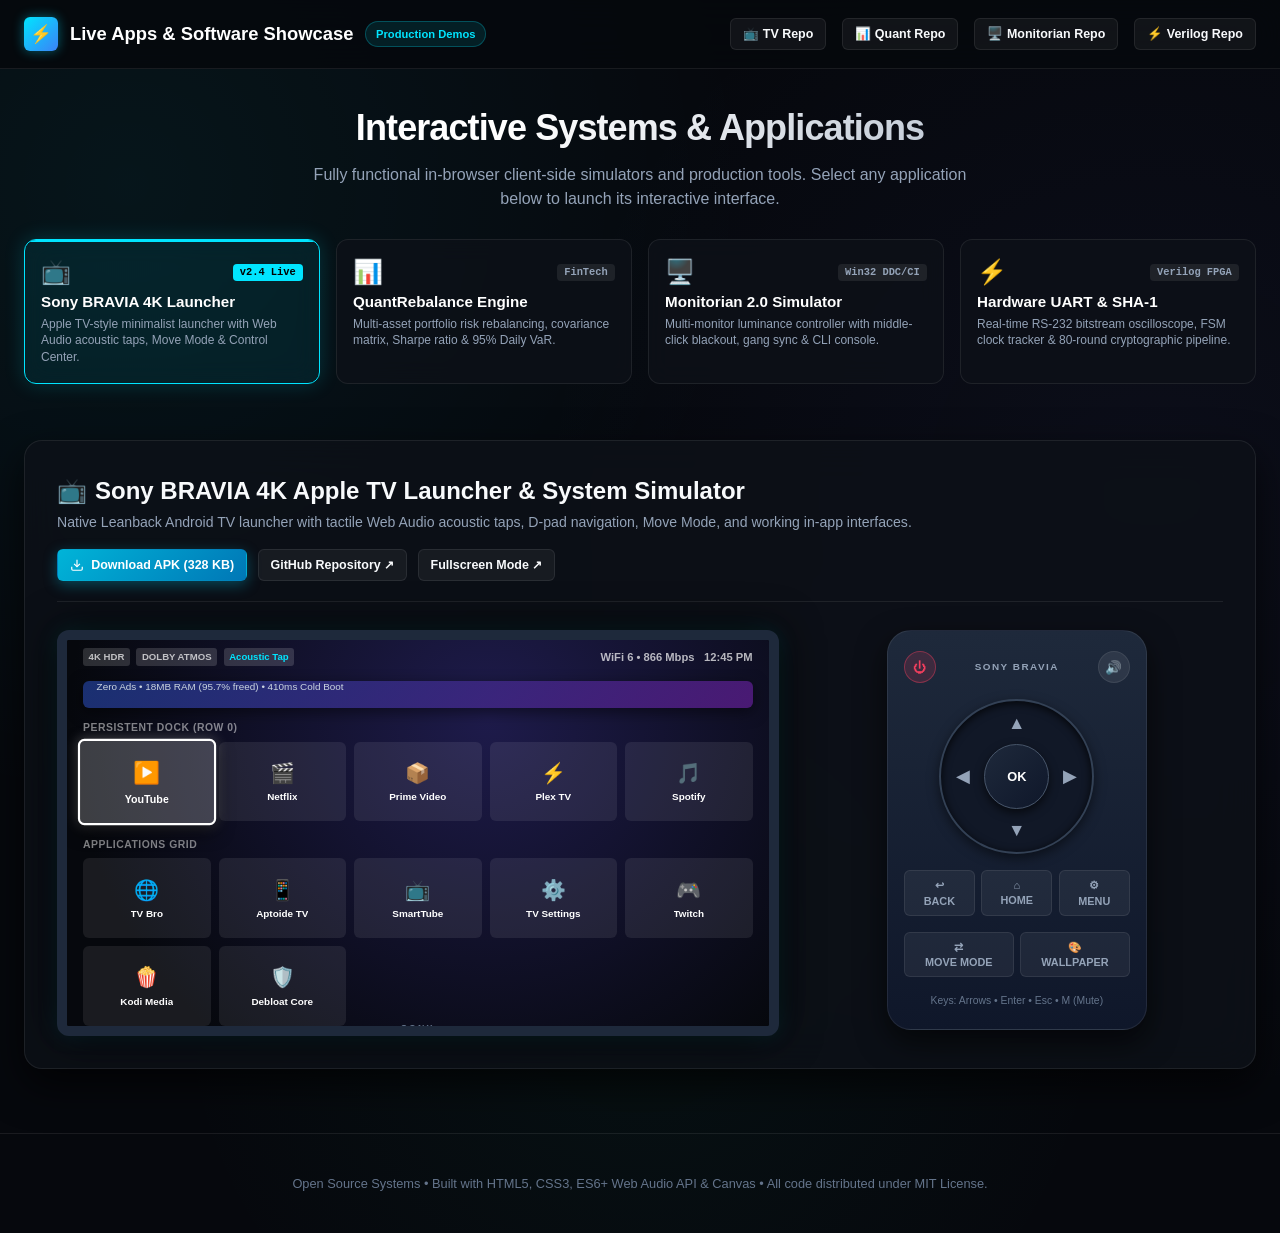
<file: index.html>
<!DOCTYPE html>
<html lang="en">
<head>
  <meta charset="UTF-8">
  <meta name="viewport" content="width=device-width, initial-scale=1.0">
  <title>Live Apps & Interactive Systems Showcase</title>
  <meta name="description" content="Explore and interact with live production applications: Sony BRAVIA 4K Apple TV Simulator, QuantRebalance Portfolio Engine, Monitorian 2.0 Display Systems, and Hardware UART/SHA-1 Accelerator.">
  
  <link rel="icon" href="data:image/svg+xml,<svg xmlns=%22http://www.w3.org/2000/svg%22 viewBox=%220%22 width=%2232%22 height=%2232%22><text y=%2224%22 font-size=%2222%22>⚡</text></svg>">
  <link rel="stylesheet" href="styles.css">
</head>
<body>

  <!-- ==========================================================================
       PORTAL HEADER
       ========================================================================== -->
  <header class="portal-header">
    <div class="container header-inner">
      <div class="brand-title">
        <div class="brand-icon">⚡</div>
        <span>Live Apps & Software Showcase</span>
        <span class="brand-badge">Production Demos</span>
      </div>

      <div class="header-links">
        <a href="https://github.com/kshitij-garg/sony-bravia-vh2-debloater" target="_blank" rel="noopener noreferrer" class="btn btn-secondary btn-sm">
          📺 TV Repo
        </a>
        <a href="https://github.com/kshitij-garg/quant-rebalance" target="_blank" rel="noopener noreferrer" class="btn btn-secondary btn-sm">
          📊 Quant Repo
        </a>
        <a href="https://github.com/kshitij-garg/Monitorian-2.0" target="_blank" rel="noopener noreferrer" class="btn btn-secondary btn-sm">
          🖥️ Monitorian Repo
        </a>
        <a href="https://github.com/kshitij-garg/UART-Verilog" target="_blank" rel="noopener noreferrer" class="btn btn-secondary btn-sm">
          ⚡ Verilog Repo
        </a>
      </div>
    </div>
  </header>

  <main class="container">
    <!-- Hub Title & App Cards -->
    <section class="hero-hub-bar">
      <h1 class="hub-title">Interactive Systems & Applications</h1>
      <p class="hub-subtitle">
        Fully functional in-browser client-side simulators and production tools. Select any application below to launch its interactive interface.
      </p>

      <!-- App Switcher Grid -->
      <div class="app-selector-grid">
        <!-- App 1: TV Launcher -->
        <button class="app-card-btn active" data-app="panel-tv">
          <div class="app-card-head">
            <span class="app-card-icon">📺</span>
            <span class="app-card-badge">v2.4 Live</span>
          </div>
          <div class="app-card-name">Sony BRAVIA 4K Launcher</div>
          <div class="app-card-desc">Apple TV-style minimalist launcher with Web Audio acoustic taps, Move Mode & Control Center.</div>
        </button>

        <!-- App 2: QuantRebalance -->
        <button class="app-card-btn" data-app="panel-quant">
          <div class="app-card-head">
            <span class="app-card-icon">📊</span>
            <span class="app-card-badge">FinTech</span>
          </div>
          <div class="app-card-name">QuantRebalance Engine</div>
          <div class="app-card-desc">Multi-asset portfolio risk rebalancing, covariance matrix, Sharpe ratio & 95% Daily VaR.</div>
        </button>

        <!-- App 3: Monitorian 2.0 -->
        <button class="app-card-btn" data-app="panel-monitorian">
          <div class="app-card-head">
            <span class="app-card-icon">🖥️</span>
            <span class="app-card-badge">Win32 DDC/CI</span>
          </div>
          <div class="app-card-name">Monitorian 2.0 Simulator</div>
          <div class="app-card-desc">Multi-monitor luminance controller with middle-click blackout, gang sync & CLI console.</div>
        </button>

        <!-- App 4: UART & SHA-1 -->
        <button class="app-card-btn" data-app="panel-uart">
          <div class="app-card-head">
            <span class="app-card-icon">⚡</span>
            <span class="app-card-badge">Verilog FPGA</span>
          </div>
          <div class="app-card-name">Hardware UART & SHA-1</div>
          <div class="app-card-desc">Real-time RS-232 bitstream oscilloscope, FSM clock tracker & 80-round cryptographic pipeline.</div>
        </button>
      </div>
    </section>

    <!-- App Views Container -->
    <div class="app-display-container">

      <!-- ======================================================================
           APP 1: SONY BRAVIA 4K APPLE TV LAUNCHER SIMULATOR
           ====================================================================== -->
      <section id="panel-tv" class="app-view-panel active">
        <div class="panel-toolbar">
          <div class="panel-title">
            <h2><span>📺</span> Sony BRAVIA 4K Apple TV Launcher & System Simulator</h2>
            <p>Native Leanback Android TV launcher with tactile Web Audio acoustic taps, D-pad navigation, Move Mode, and working in-app interfaces.</p>
          </div>
          <div class="panel-actions">
            <a href="https://github.com/kshitij-garg/sony-bravia-vh2-debloater/releases/download/v2.4.0/CleanYourTV_v2.4_Aligned.apk" class="btn btn-primary btn-sm">
              <svg width="14" height="14" viewBox="0 0 24 24" fill="none" stroke="currentColor" stroke-width="2"><path d="M21 15v4a2 2 0 0 1-2 2H5a2 2 0 0 1-2-2v-4"/><polyline points="7 10 12 15 17 10"/><line x1="12" y1="15" x2="12" y2="3"/></svg>
              Download APK (328 KB)
            </a>
            <a href="https://github.com/kshitij-garg/sony-bravia-vh2-debloater" target="_blank" rel="noopener noreferrer" class="btn btn-secondary btn-sm">
              GitHub Repository ↗
            </a>
            <a href="tv-simulator/" target="_blank" class="btn btn-secondary btn-sm">
              Fullscreen Mode ↗
            </a>
          </div>
        </div>

        <div class="tv-simulator-wrapper">
          <!-- 16:9 TV Screen -->
          <div class="tv-bezel">
            <div class="tv-screen" id="tv-screen-box">
              <!-- TV Top Status Bar -->
              <div class="tv-status">
                <div style="display: flex; gap: 0.4rem; align-items: center;">
                  <span class="tv-badge">4K HDR</span>
                  <span class="tv-badge">DOLBY ATMOS</span>
                  <span class="tv-badge" id="tv-sound-badge">Acoustic Tap</span>
                </div>
                <div style="display: flex; gap: 0.6rem; align-items: center;">
                  <span>WiFi 6 &bull; 866 Mbps</span>
                  <span style="font-weight: 700;">12:45 PM</span>
                </div>
              </div>

              <!-- VIEW 1: MAIN HOME SCREEN -->
              <div id="tv-view-home" class="tv-view active-view">
                <!-- Featured Banner -->
                <div class="tv-home-banner">
                  <div class="tv-banner-tag">FEATURED 4K CINEMATIC</div>
                  <div class="tv-banner-title">Sony BRAVIA Minimalist Experience</div>
                  <div style="font-size: 0.62rem; color: #cbd5e1; margin-top: 0.15rem;">Zero Ads &bull; 18MB RAM (95.7% freed) &bull; 410ms Cold Boot</div>
                </div>

                <!-- Row 0: Persistent Dock -->
                <div class="tv-dock-label">Persistent Dock (Row 0)</div>
                <div id="tv-dock-container" class="tv-dock-row"></div>

                <!-- Main App Grid -->
                <div class="tv-dock-label" style="margin-top: 0.25rem;">Applications Grid</div>
                <div id="tv-grid-container" class="tv-grid-row"></div>
              </div>

              <!-- VIEW 2: YOUTUBE TV SIMULATION -->
              <div id="tv-view-youtube" class="tv-view">
                <div class="sim-app-header">
                  <div style="display: flex; align-items: center; gap: 0.5rem; font-weight: 800; font-size: 0.85rem; color: #ff0000;">
                    <span>▶️ YouTube TV</span>
                    <span style="font-size: 0.65rem; color: #94a3b8; font-weight: 500;">4K HDR 60fps</span>
                  </div>
                  <button class="sim-back-btn">← Back to TV Home</button>
                </div>
                <div class="yt-grid">
                  <div class="yt-card">
                    <div class="yt-thumb">🎬</div>
                    <div class="yt-info">
                      <div class="yt-title">Sony 4K OLED Demo - Colors of Nature</div>
                      <div class="yt-meta">Sony BRAVIA &bull; 4K HDR 60fps &bull; 1.2M views</div>
                    </div>
                  </div>
                  <div class="yt-card">
                    <div class="yt-thumb">🌍</div>
                    <div class="yt-info">
                      <div class="yt-title">BBC Planet Earth III - 4K Ultra HD</div>
                      <div class="yt-meta">BBC Earth &bull; Dolby Atmos &bull; 3.8M views</div>
                    </div>
                  </div>
                  <div class="yt-card">
                    <div class="yt-thumb">🌌</div>
                    <div class="yt-info">
                      <div class="yt-title">Interstellar IMAX Soundstage & Visuals</div>
                      <div class="yt-meta">Warner Bros &bull; 4K HDR &bull; 5.4M views</div>
                    </div>
                  </div>
                </div>
              </div>

              <!-- VIEW 3: TVBRO WEB BROWSER SIMULATION -->
              <div id="tv-view-tvbro" class="tv-view">
                <div class="sim-app-header">
                  <div style="display: flex; align-items: center; gap: 0.5rem; font-weight: 800; font-size: 0.85rem; color: #00e5ff;">
                    <span>🌐 TV Bro Web Browser</span>
                  </div>
                  <button class="sim-back-btn">← Back to TV Home</button>
                </div>
                <div class="browser-url-bar">
                  <span>🔒 https://github.com/kshitij-garg/sony-bravia-vh2-debloater</span>
                </div>
                <div class="browser-content">
                  <div style="font-weight: 800; font-size: 0.95rem; margin-bottom: 0.25rem;">Sony BRAVIA 4K Debloater & Launcher</div>
                  <div style="color: #475569; margin-bottom: 0.5rem;">Native Leanback Framework Implementation &bull; ~328 KB APK</div>
                  <div style="background: #f1f5f9; padding: 0.5rem; border-radius: 4px; border: 1px solid #cbd5e1; font-family: var(--font-mono); font-size: 0.65rem;">
                    $ adb shell pm disable-user --user 0 com.google.android.apps.tv.launcherx<br>
                    $ adb shell am start -n com.spocky.projengmenu/.MainActivity<br>
                    [OK] Replaced stock Google TV launcher in 410ms
                  </div>
                </div>
              </div>

              <!-- VIEW 4: APTOIDE TV STORE SIMULATION -->
              <div id="tv-view-aptoide" class="tv-view">
                <div class="sim-app-header">
                  <div style="display: flex; align-items: center; gap: 0.5rem; font-weight: 800; font-size: 0.85rem; color: #f97316;">
                    <span>📱 Aptoide TV App Store</span>
                  </div>
                  <button class="sim-back-btn">← Back to TV Home</button>
                </div>
                <div class="store-list">
                  <div class="store-item">
                    <div class="store-item-info">
                      <span style="font-size: 1.1rem;">📺</span>
                      <div>
                        <div style="font-size: 0.72rem; font-weight: 700; color: #ffffff;">SmartTube Stable</div>
                        <div style="font-size: 0.6rem; color: #94a3b8;">Ad-free 4K video player with SponsorBlock</div>
                      </div>
                    </div>
                    <button class="install-btn">Install</button>
                  </div>
                  <div class="store-item">
                    <div class="store-item-info">
                      <span style="font-size: 1.1rem;">🍿</span>
                      <div>
                        <div style="font-size: 0.72rem; font-weight: 700; color: #ffffff;">Kodi Media Center</div>
                        <div style="font-size: 0.6rem; color: #94a3b8;">Home theater media player for NAS & DLNA</div>
                      </div>
                    </div>
                    <button class="install-btn">Install</button>
                  </div>
                  <div class="store-item">
                    <div class="store-item-info">
                      <span style="font-size: 1.1rem;">🌐</span>
                      <div>
                        <div style="font-size: 0.72rem; font-weight: 700; color: #ffffff;">TV Bro Web Browser</div>
                        <div style="font-size: 0.6rem; color: #94a3b8;">Optimized TV browser with D-pad cursor</div>
                      </div>
                    </div>
                    <button class="install-btn installed">Installed</button>
                  </div>
                </div>
              </div>

              <!-- VIEW 5: TV SETTINGS SIMULATION -->
              <div id="tv-view-settings" class="tv-view">
                <div class="sim-app-header">
                  <div style="display: flex; align-items: center; gap: 0.5rem; font-weight: 800; font-size: 0.85rem; color: #ffffff;">
                    <span>⚙️ Sony BRAVIA 4K Settings</span>
                  </div>
                  <button class="sim-back-btn">← Back to TV Home</button>
                </div>
                <div style="display: flex; flex-direction: column; gap: 0.4rem; font-size: 0.72rem;">
                  <div style="background: rgba(255,255,255,0.05); padding: 0.5rem; border-radius: 4px; display: flex; justify-content: space-between;">
                    <span>Picture Mode</span>
                    <span style="color: #00e5ff; font-weight: 700;">Custom 4K HDR &bull; Motionflow Smooth</span>
                  </div>
                  <div style="background: rgba(255,255,255,0.05); padding: 0.5rem; border-radius: 4px; display: flex; justify-content: space-between;">
                    <span>Audio Output</span>
                    <span style="color: #00e5ff; font-weight: 700;">eARC &bull; Dolby Atmos Passthrough</span>
                  </div>
                  <div style="background: rgba(255,255,255,0.05); padding: 0.5rem; border-radius: 4px; display: flex; justify-content: space-between;">
                    <span>Platform Hardware</span>
                    <span style="color: #00e5ff; font-weight: 700;">Sony VH2 &bull; MediaTek MT5895 &bull; 2GB RAM</span>
                  </div>
                  <div style="background: rgba(255,255,255,0.05); padding: 0.5rem; border-radius: 4px; display: flex; justify-content: space-between;">
                    <span>Linux Kernel</span>
                    <span style="color: #00e5ff; font-weight: 700;">4.19.157 &bull; cgroup v2 Apps Freezer</span>
                  </div>
                </div>
              </div>

              <!-- VIEW 6: SPOTIFY MUSIC PLAYER -->
              <div id="tv-view-spotify" class="tv-view">
                <div class="sim-app-header">
                  <div style="display: flex; align-items: center; gap: 0.5rem; font-weight: 800; font-size: 0.85rem; color: #1db954;">
                    <span>🎵 Spotify for TV</span>
                  </div>
                  <button class="sim-back-btn">← Back to TV Home</button>
                </div>
                <div style="display: flex; align-items: center; gap: 1rem; padding: 0.75rem; background: rgba(0,0,0,0.5); border-radius: 6px;">
                  <div style="width: 60px; height: 60px; background: linear-gradient(135deg, #10b981, #064e3b); border-radius: 6px; display: flex; align-items: center; justify-content: center; font-size: 1.5rem;">
                    🎼
                  </div>
                  <div style="flex: 1;">
                    <div style="font-size: 0.82rem; font-weight: 700; color: #ffffff;">Nuvole Bianche</div>
                    <div style="font-size: 0.65rem; color: #94a3b8;">Ludovico Einaudi &bull; 4K Master Audio</div>
                    <div style="height: 4px; background: #334155; border-radius: 2px; margin-top: 0.5rem; width: 100%;">
                      <div style="height: 100%; width: 45%; background: #1db954; border-radius: 2px;"></div>
                    </div>
                  </div>
                </div>
              </div>

              <!-- TV Toast -->
              <div id="tv-toast" style="position: absolute; bottom: 12px; left: 50%; transform: translateX(-50%) translateY(10px); background: rgba(13,17,24,0.95); border: 1px solid #00e5ff; color: #ffffff; padding: 4px 14px; border-radius: 16px; font-size: 0.7rem; font-weight: 600; opacity: 0; transition: all 0.2s ease; pointer-events: none; z-index: 25;">
                Welcome
              </div>

              <!-- Slide-out Control Center Drawer -->
              <div id="tv-cc-drawer" class="tv-cc-drawer">
                <div style="display: flex; justify-content: space-between; align-items: center; border-bottom: 1px solid var(--border-color); padding-bottom: 0.5rem;">
                  <span style="font-weight: 800; font-size: 0.85rem;">Control Center</span>
                  <button id="cc-close-btn" style="background: none; border: none; color: #ffffff; font-size: 1.1rem; cursor: pointer;">&times;</button>
                </div>

                <div style="background: rgba(255,255,255,0.05); padding: 0.6rem; border-radius: 6px; border: 1px solid var(--border-color); cursor: pointer;" id="cc-sound-toggle">
                  <div style="font-size: 0.72rem; font-weight: 700;" id="cc-sound-label">Navigation Sound: Enabled</div>
                  <div style="font-size: 0.62rem; color: #94a3b8; margin-top: 0.15rem;">Click to toggle tactile audio</div>
                </div>

                <div style="background: rgba(255,255,255,0.05); padding: 0.6rem; border-radius: 6px; border: 1px solid var(--border-color);">
                  <div style="font-size: 0.65rem; color: #94a3b8;">Active RAM Footprint:</div>
                  <div style="font-size: 1.1rem; font-weight: 800; color: #10b981; font-family: var(--font-mono);" id="cc-ram-num">18 MB Active</div>
                  <button id="cc-btn-ram" class="btn btn-primary btn-sm" style="width: 100%; margin-top: 0.4rem; padding: 0.3rem;">Run RAM Cleaner 🧹</button>
                </div>

                <button id="cc-btn-wallpaper" class="btn btn-secondary btn-sm" style="width: 100%;">
                  Cycle Ambient Wallpaper 🎨
                </button>
              </div>
            </div>

            <!-- Bezel Label -->
            <div class="tv-bezel-brand">SONY</div>
          </div>

          <!-- Virtual Remote Control -->
          <div class="tv-remote">
            <div class="remote-header">
              <button class="remote-power-btn" id="remote-btn-power" title="TV Power">⏻</button>
              <div style="font-size: 0.62rem; font-weight: 800; letter-spacing: 0.15em; color: #94a3b8;">SONY BRAVIA</div>
              <button class="remote-mute-btn" id="remote-btn-mute" title="Mute Sound">🔊</button>
            </div>

            <!-- D-Pad Directional Wheel -->
            <div class="remote-wheel">
              <button class="wheel-btn wheel-up" id="wheel-up" title="Up">▲</button>
              <button class="wheel-btn wheel-down" id="wheel-down" title="Down">▼</button>
              <button class="wheel-btn wheel-left" id="wheel-left" title="Left">◀</button>
              <button class="wheel-btn wheel-right" id="wheel-right" title="Right">▶</button>
              <button class="wheel-center" id="wheel-center" title="OK / Select">OK</button>
            </div>

            <div class="remote-action-grid">
              <button class="r-btn" id="remote-btn-back">
                <span>↩</span>
                <span>BACK</span>
              </button>
              <button class="r-btn" id="remote-btn-home">
                <span>⌂</span>
                <span>HOME</span>
              </button>
              <button class="r-btn" id="remote-btn-menu">
                <span>⚙</span>
                <span>MENU</span>
              </button>
            </div>

            <div class="remote-action-grid" style="grid-template-columns: 1fr 1fr;">
              <button class="r-btn" id="remote-btn-move" title="Rearrange tiles">
                <span>⇄</span>
                <span>MOVE MODE</span>
              </button>
              <button class="r-btn" id="remote-btn-ambient" onclick="document.getElementById('cc-btn-wallpaper').click()">
                <span>🎨</span>
                <span>WALLPAPER</span>
              </button>
            </div>

            <div style="font-size: 0.65rem; color: #64748b; text-align: center;">
              Keys: Arrows &bull; Enter &bull; Esc &bull; M (Mute)
            </div>
          </div>
        </div>
      </section>


      <!-- ======================================================================
           APP 2: QUANTREBALANCE
           ====================================================================== -->
      <section id="panel-quant" class="app-view-panel">
        <div class="panel-toolbar">
          <div class="panel-title">
            <h2><span>📊</span> QuantRebalance &bull; Institutional Quantitative Portfolio Engine</h2>
            <p>Mathematical multi-asset risk rebalancing, covariance matrix modeling, and 95% Daily Value-at-Risk (VaR) calculator.</p>
          </div>
          <div class="panel-actions">
            <a href="https://kshitij-garg.github.io/quant-rebalance/" target="_blank" class="btn btn-primary btn-sm">
              Launch Full Production App ↗
            </a>
            <a href="https://github.com/kshitij-garg/quant-rebalance" target="_blank" rel="noopener noreferrer" class="btn btn-secondary btn-sm">
              Algorithm Docs & GitHub ↗
            </a>
          </div>
        </div>

        <div class="quant-view-grid">
          <!-- Sliders Box -->
          <div class="quant-sliders-box">
            <div style="font-size: 0.8rem; font-weight: 700; margin-bottom: 0.6rem; color: #ffffff;">Optimization Presets:</div>
            <div class="quant-preset-chips">
              <div class="preset-chip active" data-preset="risk-parity">Risk Parity (Inverse Vol)</div>
              <div class="preset-chip" data-preset="max-sharpe">Max Sharpe / Growth</div>
              <div class="preset-chip" data-preset="conservative">Wealth Preservation</div>
              <div class="preset-chip" data-preset="equal">Equal Weight (1/N)</div>
            </div>

            <div style="font-size: 0.75rem; font-weight: 700; color: #94a3b8; text-transform: uppercase; margin-bottom: 0.75rem;">
              Asset Allocation Weights:
            </div>

            <div class="slider-group">
              <div class="slider-label-row">
                <span><span style="color: #00e5ff;">■</span> US Equities (SPY)</span>
                <span id="val-spy" style="color: #00e5ff; font-family: var(--font-mono);">30%</span>
              </div>
              <input type="range" class="range-input" id="slider-spy" min="0" max="100" value="30">
            </div>

            <div class="slider-group">
              <div class="slider-label-row">
                <span><span style="color: #6366f1;">■</span> Tech / Growth (QQQ)</span>
                <span id="val-qqq" style="color: #6366f1; font-family: var(--font-mono);">25%</span>
              </div>
              <input type="range" class="range-input" id="slider-qqq" min="0" max="100" value="25">
            </div>

            <div class="slider-group">
              <div class="slider-label-row">
                <span><span style="color: #f59e0b;">■</span> Emerging Markets (EEM)</span>
                <span id="val-eem" style="color: #f59e0b; font-family: var(--font-mono);">10%</span>
              </div>
              <input type="range" class="range-input" id="slider-eem" min="0" max="100" value="10">
            </div>

            <div class="slider-group">
              <div class="slider-label-row">
                <span><span style="color: #10b981;">■</span> 20+ Yr US Treasuries (TLT)</span>
                <span id="val-tlt" style="color: #10b981; font-family: var(--font-mono);">20%</span>
              </div>
              <input type="range" class="range-input" id="slider-tlt" min="0" max="100" value="20">
            </div>

            <div class="slider-group">
              <div class="slider-label-row">
                <span><span style="color: #fbbf24;">■</span> Physical Gold (GLD)</span>
                <span id="val-gld" style="color: #fbbf24; font-family: var(--font-mono);">10%</span>
              </div>
              <input type="range" class="range-input" id="slider-gld" min="0" max="100" value="10">
            </div>

            <div class="slider-group">
              <div class="slider-label-row">
                <span><span style="color: #a855f7;">■</span> Digital Store of Value (BTC)</span>
                <span id="val-btc" style="color: #a855f7; font-family: var(--font-mono);">5%</span>
              </div>
              <input type="range" class="range-input" id="slider-btc" min="0" max="100" value="5">
            </div>
          </div>

          <!-- Chart & KPIs Box -->
          <div class="quant-chart-box">
            <div style="font-size: 0.85rem; font-weight: 700; text-align: center;">Target Allocation Weighting</div>
            <div class="chart-area">
              <canvas id="quant-donut-canvas" style="width: 100%; height: 100%;"></canvas>
            </div>

            <div class="quant-stats-grid">
              <div class="quant-stat-cell">
                <div class="stat-cell-val" id="quant-metric-return" style="color: #10b981;">10.82%</div>
                <div class="stat-cell-lbl">Expected Return</div>
              </div>
              <div class="quant-stat-cell">
                <div class="stat-cell-val" id="quant-metric-vol" style="color: #6366f1;">12.45%</div>
                <div class="stat-cell-lbl">Volatility (σ)</div>
              </div>
              <div class="quant-stat-cell">
                <div class="stat-cell-val" id="quant-metric-sharpe" style="color: #00e5ff;">1.48</div>
                <div class="stat-cell-lbl">Sharpe Ratio</div>
              </div>
              <div class="quant-stat-cell">
                <div class="stat-cell-val" id="quant-metric-var" style="color: #f59e0b;">-1.32%</div>
                <div class="stat-cell-lbl">95% Daily VaR</div>
              </div>
            </div>
          </div>
        </div>
      </section>


      <!-- ======================================================================
           APP 3: MONITORIAN 2.0
           ====================================================================== -->
      <section id="panel-monitorian" class="app-view-panel">
        <div class="panel-toolbar">
          <div class="panel-title">
            <h2><span>🖥️</span> Monitorian 2.0 &bull; Windows Multi-Monitor Display Systems Simulator</h2>
            <p>Windows DDC/CI multi-monitor hardware controller with instant blackout, proportional gang sync, and native CLI.</p>
          </div>
          <div class="panel-actions">
            <a href="https://github.com/kshitij-garg/Monitorian-2.0" target="_blank" rel="noopener noreferrer" class="btn btn-secondary btn-sm">
              GitHub Repository & Win32 Docs ↗
            </a>
            <a href="monitorian-simulator/" target="_blank" class="btn btn-secondary btn-sm">
              Fullscreen Mode ↗
            </a>
          </div>
        </div>

        <div class="monitors-visual-strip" id="monitors-visual-container">
          <!-- Monitor 1: 32" 4K -->
          <div class="mon-hardware-unit">
            <div class="mon-screen-frame mon-screen-large">
              <div class="mon-screen-content" id="mon-screen-1" style="background: radial-gradient(circle at 50% 30%, #1e3a8a, #020617);">
                <div style="font-weight: 700;">Display 1 (32" 4K UHD)</div>
                <div id="mon-val-1" style="font-size: 0.8rem; font-weight: 800; color: #00e5ff; font-family: var(--font-mono);">75% (285 nits)</div>
                <div style="color: #94a3b8; font-size: 0.55rem;">VCP 0x10 &bull; DDC/CI 0x37</div>
              </div>
            </div>
            <div class="mon-stand-pole"></div>
            <div class="mon-stand-foot"></div>
          </div>

          <!-- Monitor 2: 27" Vertical -->
          <div class="mon-hardware-unit">
            <div class="mon-screen-frame mon-screen-portrait">
              <div class="mon-screen-content" id="mon-screen-2" style="background: radial-gradient(circle at 50% 30%, #312e81, #020617);">
                <div style="font-weight: 700;">Display 2 (27" Vertical)</div>
                <div id="mon-val-2" style="font-size: 0.8rem; font-weight: 800; color: #00e5ff; font-family: var(--font-mono);">60% (228 nits)</div>
                <div style="color: #94a3b8; font-size: 0.55rem;">VCP 0x10</div>
              </div>
            </div>
            <div class="mon-stand-pole"></div>
            <div class="mon-stand-foot"></div>
          </div>

          <!-- Monitor 3: 24" Studio -->
          <div class="mon-hardware-unit">
            <div class="mon-screen-frame mon-screen-medium">
              <div class="mon-screen-content" id="mon-screen-3" style="background: radial-gradient(circle at 50% 30%, #064e3b, #020617);">
                <div style="font-weight: 700;">Display 3 (24" sRGB)</div>
                <div id="mon-val-3" style="font-size: 0.8rem; font-weight: 800; color: #00e5ff; font-family: var(--font-mono);">80% (304 nits)</div>
                <div style="color: #94a3b8; font-size: 0.55rem;">VCP 0x10</div>
              </div>
            </div>
            <div class="mon-stand-pole"></div>
            <div class="mon-stand-foot"></div>
          </div>
        </div>

        <div style="display: grid; grid-template-columns: 1.2fr 0.8fr; gap: 1.5rem;">
          <div style="background: rgba(13,17,24,0.6); border: 1px solid var(--border-color); border-radius: var(--radius-md); padding: 1.25rem;">
            <div style="display: flex; justify-content: space-between; align-items: center; margin-bottom: 0.85rem;">
              <span style="font-size: 0.88rem; font-weight: 700;">Hardware Luminance Controls</span>
              <button id="btn-blackout" class="btn btn-secondary btn-sm">🌙 Middle-Click Instant Blackout</button>
            </div>

            <div class="slider-group">
              <div class="slider-label-row">
                <span>Display 1 (32" 4K IPS)</span>
                <span style="color: #00e5ff; font-family: var(--font-mono);">VCP 0x10</span>
              </div>
              <input type="range" class="range-input" id="mon-slider-1" min="0" max="100" value="75">
            </div>

            <div class="slider-group">
              <div class="slider-label-row">
                <span>Display 2 (27" Vertical QHD)</span>
                <span style="color: #00e5ff; font-family: var(--font-mono);">VCP 0x10</span>
              </div>
              <input type="range" class="range-input" id="mon-slider-2" min="0" max="100" value="60">
            </div>

            <div class="slider-group">
              <div class="slider-label-row">
                <span>Display 3 (24" sRGB Reference)</span>
                <span style="color: #00e5ff; font-family: var(--font-mono);">VCP 0x10</span>
              </div>
              <input type="range" class="range-input" id="mon-slider-3" min="0" max="100" value="80">
            </div>

            <div style="background: rgba(255,255,255,0.04); padding: 0.5rem 0.75rem; border-radius: 6px; border: 1px solid var(--border-color); display: flex; justify-content: space-between; align-items: center; cursor: pointer; margin-top: 0.5rem;" id="mon-sync-row">
              <span style="font-size: 0.75rem; font-weight: 600;">🔗 Proportional Gang Sync Across All Displays</span>
              <span id="mon-sync-switch" style="font-size: 0.65rem; padding: 2px 6px; border-radius: 4px; background: rgba(255,255,255,0.1); color: #94a3b8;">TOGGLE</span>
            </div>

            <div class="slider-group" style="margin-top: 0.75rem;">
              <div class="slider-label-row">
                <span>Circadian Solar Warmth</span>
                <span id="val-circadian" style="color: #fbbf24; font-family: var(--font-mono);">6500K</span>
              </div>
              <input type="range" class="range-input" id="slider-circadian" min="2700" max="6500" value="6500" step="100">
            </div>
          </div>

          <div class="monitorian-term">
            <div class="term-scroll" id="term-scroll-box">
              <div style="color: #10b981;">Monitorian 2.0 DDC/CI Engine Loaded.</div>
              <div style="color: #94a3b8;">3 physical displays attached via P/Invoke dxva2.dll</div>
              <div>Type "help" for terminal commands.</div>
            </div>
            <div class="term-input-line">
              <span style="color: #00e5ff; font-weight: 700;">DDC/CI&gt;</span>
              <input type="text" id="term-input" placeholder="e.g. status, set 1 85, blackout">
            </div>
          </div>
        </div>
      </section>


      <!-- ======================================================================
           APP 4: HARDWARE UART & SHA-1
           ====================================================================== -->
      <section id="panel-uart" class="app-view-panel">
        <div class="panel-toolbar">
          <div class="panel-title">
            <h2><span>⚡</span> Hardware UART & SHA-1 Cryptographic Accelerator Visualizer</h2>
            <p>Synthesizable Verilog HDL core with 16x oversampled UART transceiver and 80-round SHA-1 hardware coprocessor.</p>
          </div>
          <div class="panel-actions">
            <a href="https://github.com/kshitij-garg/UART-Verilog" target="_blank" rel="noopener noreferrer" class="btn btn-secondary btn-sm">
              Verilog Source & Testbenches ↗
            </a>
            <a href="uart-simulator/" target="_blank" class="btn btn-secondary btn-sm">
              Fullscreen Mode ↗
            </a>
          </div>
        </div>

        <div class="uart-oscilloscope-card">
          <div style="display: flex; justify-content: space-between; align-items: center; margin-bottom: 0.5rem; flex-wrap: wrap; gap: 0.5rem;">
            <span style="font-weight: 700; font-size: 0.85rem;">Digital Oscilloscope Waveform (RS-232 Physical Bitstream)</span>
            <div style="display: flex; gap: 0.4rem; align-items: center;">
              <input type="text" id="uart-text-input" value="KSHITIJ_TPM_2026" style="background: rgba(255,255,255,0.08); border: 1px solid var(--border-color); color: #ffffff; padding: 3px 8px; border-radius: 4px; font-family: var(--font-mono); font-size: 0.78rem;">
              <select id="uart-baud" style="background: #1e293b; color: #ffffff; border: 1px solid var(--border-color); padding: 3px 6px; border-radius: 4px; font-size: 0.75rem;">
                <option value="9600">9600 Baud</option>
                <option value="115200" selected>115200 Baud</option>
                <option value="921600">921600 Baud</option>
              </select>
              <select id="uart-parity" style="background: #1e293b; color: #ffffff; border: 1px solid var(--border-color); padding: 3px 6px; border-radius: 4px; font-size: 0.75rem;">
                <option value="None" selected>Parity: None</option>
                <option value="Even">Parity: Even</option>
                <option value="Odd">Parity: Odd</option>
              </select>
            </div>
          </div>

          <canvas id="uart-canvas" class="uart-wave-canvas"></canvas>
        </div>

        <!-- FSM Tracker -->
        <div style="display: flex; justify-content: space-between; align-items: center;">
          <span style="font-weight: 700; font-size: 0.82rem;">UART Receiver Finite State Machine (FSM)</span>
          <button id="btn-fsm-step" class="btn btn-primary btn-sm">CLK Step (Next State) ▶</button>
        </div>

        <div class="fsm-pipeline-bar">
          <div class="fsm-step-pill active">IDLE</div>
          <span>➔</span>
          <div class="fsm-step-pill">START_DETECT</div>
          <span>➔</span>
          <div class="fsm-step-pill">SAMPLE_MID</div>
          <span>➔</span>
          <div class="fsm-step-pill">DESERIALIZE</div>
          <span>➔</span>
          <div class="fsm-step-pill">PARITY_CHECK</div>
          <span>➔</span>
          <div class="fsm-step-pill">FIFO_WRITE</div>
          <span>➔</span>
          <div class="fsm-step-pill">DONE</div>
        </div>
        <div id="fsm-desc" style="font-family: var(--font-mono); font-size: 0.72rem; color: #00e5ff; margin-bottom: 1.5rem;">
          IDLE: RX line high, waiting for start bit
        </div>

        <!-- SHA-1 Pipeline Output -->
        <div style="background: rgba(13,17,24,0.6); border: 1px solid var(--border-color); border-radius: var(--radius-md); padding: 1.25rem;">
          <div style="display: flex; justify-content: space-between; align-items: center;">
            <span style="font-weight: 700; font-size: 0.88rem;">SHA-1 Cryptographic Pipeline (Live 160-bit Hardware Digest)</span>
            <span style="font-size: 0.72rem; color: #10b981; font-family: var(--font-mono);">100 MHz Clock &bull; 82 Cycles/Block</span>
          </div>

          <div class="sha-grid-five">
            <div class="sha-cell">
              <div style="font-size: 0.65rem; color: #94a3b8;">REG A</div>
              <div id="sha-reg-a" style="color: #00e5ff; font-family: var(--font-mono); font-weight: 700; font-size: 0.82rem;">0x67452301</div>
            </div>
            <div class="sha-cell">
              <div style="font-size: 0.65rem; color: #94a3b8;">REG B</div>
              <div id="sha-reg-b" style="color: #00e5ff; font-family: var(--font-mono); font-weight: 700; font-size: 0.82rem;">0xefcdab89</div>
            </div>
            <div class="sha-cell">
              <div style="font-size: 0.65rem; color: #94a3b8;">REG C</div>
              <div id="sha-reg-c" style="color: #00e5ff; font-family: var(--font-mono); font-weight: 700; font-size: 0.82rem;">0x98badcfe</div>
            </div>
            <div class="sha-cell">
              <div style="font-size: 0.65rem; color: #94a3b8;">REG D</div>
              <div id="sha-reg-d" style="color: #00e5ff; font-family: var(--font-mono); font-weight: 700; font-size: 0.82rem;">0x10325476</div>
            </div>
            <div class="sha-cell">
              <div style="font-size: 0.65rem; color: #94a3b8;">REG E</div>
              <div id="sha-reg-e" style="color: #00e5ff; font-family: var(--font-mono); font-weight: 700; font-size: 0.82rem;">0xc3d2e1f0</div>
            </div>
          </div>

          <div style="margin-top: 0.85rem; padding: 0.65rem; background: #020617; border-radius: 4px; border: 1px solid var(--border-color);">
            <div style="font-size: 0.65rem; color: #94a3b8; text-transform: uppercase;">160-bit SHA-1 Output:</div>
            <div id="sha-digest-hex" style="font-family: var(--font-mono); font-size: 0.82rem; color: #00e5ff; font-weight: 700; word-break: break-all; margin-top: 0.2rem;">
              Computing...
            </div>
          </div>
        </div>
      </section>

    </div>
  </main>

  <footer class="portal-footer">
    <div class="container">
      Open Source Systems &bull; Built with HTML5, CSS3, ES6+ Web Audio API & Canvas &bull; All code distributed under MIT License.
    </div>
  </footer>

  <script src="app.js"></script>
</body>
</html>
</file>
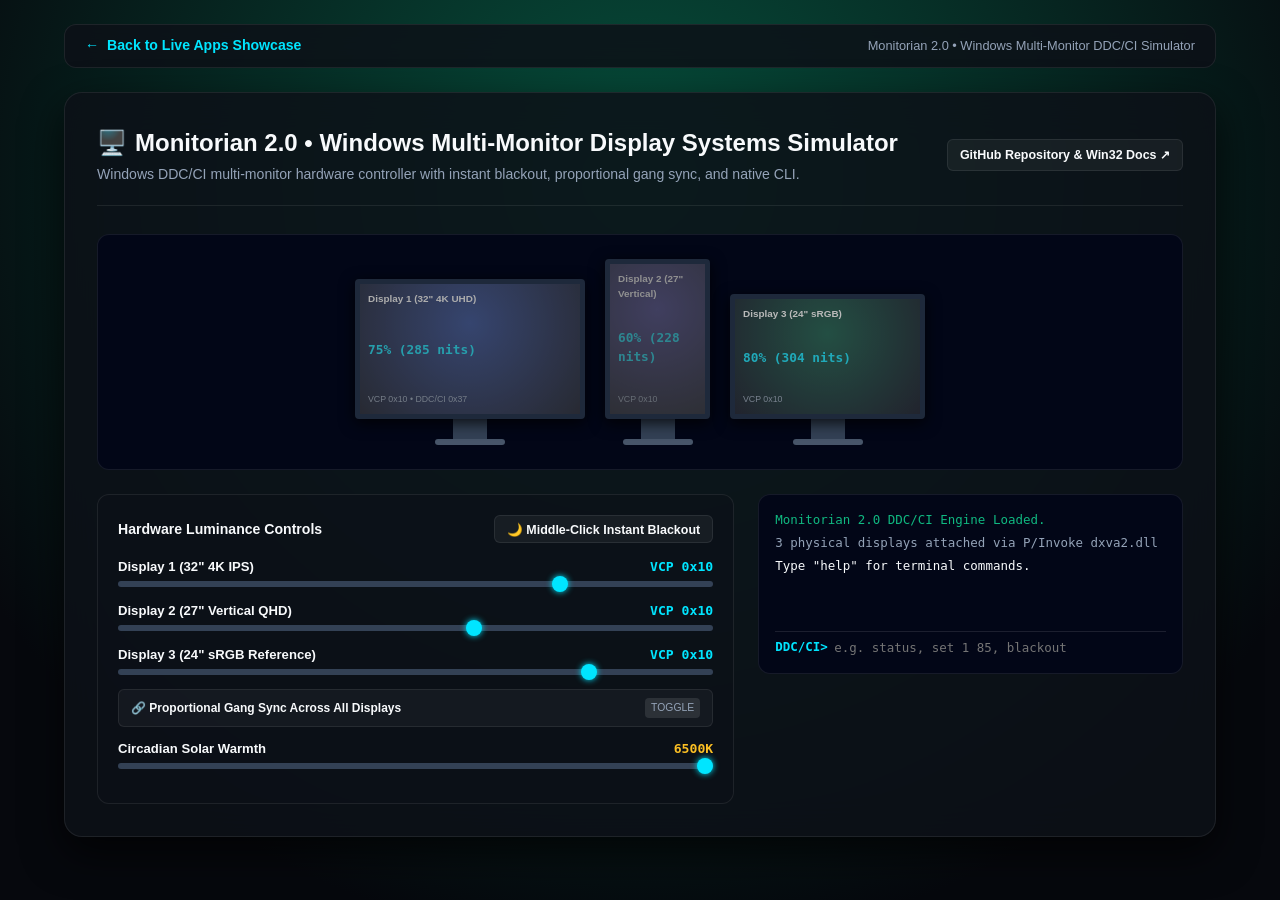
<file: monitorian-simulator/index.html>
<!DOCTYPE html>
<html lang="en">
<head>
  <meta charset="UTF-8">
  <meta name="viewport" content="width=device-width, initial-scale=1.0">
  <title>Monitorian 2.0 Display Systems Simulator</title>
  <meta name="description" content="Windows Multi-Monitor DDC/CI Display Control Systems Engine browser simulator. Sliders, middle-click instant blackout, and CLI terminal.">
  <link rel="icon" href="data:image/svg+xml,<svg xmlns=%22http://www.w3.org/2000/svg%22 viewBox=%220%22 width=%2232%22 height=%2232%22><text y=%2224%22 font-size=%2222%22>🖥️</text></svg>">
  <link rel="stylesheet" href="../styles.css">
  <style>
    body {
      padding: 1.5rem 0 3rem;
      background: radial-gradient(circle at 50% 20%, #064e3b 0%, #06080d 80%);
    }
    .back-nav-bar {
      display: flex;
      justify-content: space-between;
      align-items: center;
      margin-bottom: 1.5rem;
      padding: 0.65rem 1.25rem;
      background: rgba(13, 17, 24, 0.85);
      border: 1px solid var(--border-color);
      border-radius: var(--radius-md);
      backdrop-filter: blur(12px);
    }
  </style>
</head>
<body>
  <div class="container" style="max-width: 1200px;">
    <div class="back-nav-bar">
      <a href="../#monitorian" style="font-weight: 700; font-size: 0.88rem; display: flex; align-items: center; gap: 0.5rem;">
        <span>←</span> Back to Live Apps Showcase
      </a>
      <div style="font-size: 0.8rem; color: #94a3b8;">
        Monitorian 2.0 &bull; Windows Multi-Monitor DDC/CI Simulator
      </div>
    </div>

    <div id="panel-monitorian" class="app-view-panel active" style="display: block;">
      <div class="panel-toolbar">
        <div class="panel-title">
          <h2><span>🖥️</span> Monitorian 2.0 &bull; Windows Multi-Monitor Display Systems Simulator</h2>
          <p>Windows DDC/CI multi-monitor hardware controller with instant blackout, proportional gang sync, and native CLI.</p>
        </div>
        <div class="panel-actions">
          <a href="https://github.com/kshitij-garg/Monitorian-2.0" target="_blank" rel="noopener noreferrer" class="btn btn-secondary btn-sm">
            GitHub Repository & Win32 Docs ↗
          </a>
        </div>
      </div>

      <div class="monitors-visual-strip" id="monitors-visual-container">
        <!-- Monitor 1: 32" 4K -->
        <div class="mon-hardware-unit">
          <div class="mon-screen-frame mon-screen-large">
            <div class="mon-screen-content" id="mon-screen-1" style="background: radial-gradient(circle at 50% 30%, #1e3a8a, #020617);">
              <div style="font-weight: 700;">Display 1 (32" 4K UHD)</div>
              <div id="mon-val-1" style="font-size: 0.8rem; font-weight: 800; color: #00e5ff; font-family: var(--font-mono);">75% (285 nits)</div>
              <div style="color: #94a3b8; font-size: 0.55rem;">VCP 0x10 &bull; DDC/CI 0x37</div>
            </div>
          </div>
          <div class="mon-stand-pole"></div>
          <div class="mon-stand-foot"></div>
        </div>

        <!-- Monitor 2: 27" Vertical -->
        <div class="mon-hardware-unit">
          <div class="mon-screen-frame mon-screen-portrait">
            <div class="mon-screen-content" id="mon-screen-2" style="background: radial-gradient(circle at 50% 30%, #312e81, #020617);">
              <div style="font-weight: 700;">Display 2 (27" Vertical)</div>
              <div id="mon-val-2" style="font-size: 0.8rem; font-weight: 800; color: #00e5ff; font-family: var(--font-mono);">60% (228 nits)</div>
              <div style="color: #94a3b8; font-size: 0.55rem;">VCP 0x10</div>
            </div>
          </div>
          <div class="mon-stand-pole"></div>
          <div class="mon-stand-foot"></div>
        </div>

        <!-- Monitor 3: 24" Studio -->
        <div class="mon-hardware-unit">
          <div class="mon-screen-frame mon-screen-medium">
            <div class="mon-screen-content" id="mon-screen-3" style="background: radial-gradient(circle at 50% 30%, #064e3b, #020617);">
              <div style="font-weight: 700;">Display 3 (24" sRGB)</div>
              <div id="mon-val-3" style="font-size: 0.8rem; font-weight: 800; color: #00e5ff; font-family: var(--font-mono);">80% (304 nits)</div>
              <div style="color: #94a3b8; font-size: 0.55rem;">VCP 0x10</div>
            </div>
          </div>
          <div class="mon-stand-pole"></div>
          <div class="mon-stand-foot"></div>
        </div>
      </div>

      <div style="display: grid; grid-template-columns: 1.2fr 0.8fr; gap: 1.5rem;">
        <div style="background: rgba(13,17,24,0.6); border: 1px solid var(--border-color); border-radius: var(--radius-md); padding: 1.25rem;">
          <div style="display: flex; justify-content: space-between; align-items: center; margin-bottom: 0.85rem;">
            <span style="font-size: 0.88rem; font-weight: 700;">Hardware Luminance Controls</span>
            <button id="btn-blackout" class="btn btn-secondary btn-sm">🌙 Middle-Click Instant Blackout</button>
          </div>

          <div class="slider-group">
            <div class="slider-label-row">
              <span>Display 1 (32" 4K IPS)</span>
              <span style="color: #00e5ff; font-family: var(--font-mono);">VCP 0x10</span>
            </div>
            <input type="range" class="range-input" id="mon-slider-1" min="0" max="100" value="75">
          </div>

          <div class="slider-group">
            <div class="slider-label-row">
              <span>Display 2 (27" Vertical QHD)</span>
              <span style="color: #00e5ff; font-family: var(--font-mono);">VCP 0x10</span>
            </div>
            <input type="range" class="range-input" id="mon-slider-2" min="0" max="100" value="60">
          </div>

          <div class="slider-group">
            <div class="slider-label-row">
              <span>Display 3 (24" sRGB Reference)</span>
              <span style="color: #00e5ff; font-family: var(--font-mono);">VCP 0x10</span>
            </div>
            <input type="range" class="range-input" id="mon-slider-3" min="0" max="100" value="80">
          </div>

          <div style="background: rgba(255,255,255,0.04); padding: 0.5rem 0.75rem; border-radius: 6px; border: 1px solid var(--border-color); display: flex; justify-content: space-between; align-items: center; cursor: pointer; margin-top: 0.5rem;" id="mon-sync-row">
            <span style="font-size: 0.75rem; font-weight: 600;">🔗 Proportional Gang Sync Across All Displays</span>
            <span id="mon-sync-switch" style="font-size: 0.65rem; padding: 2px 6px; border-radius: 4px; background: rgba(255,255,255,0.1); color: #94a3b8;">TOGGLE</span>
          </div>

          <div class="slider-group" style="margin-top: 0.75rem;">
            <div class="slider-label-row">
              <span>Circadian Solar Warmth</span>
              <span id="val-circadian" style="color: #fbbf24; font-family: var(--font-mono);">6500K</span>
            </div>
            <input type="range" class="range-input" id="slider-circadian" min="2700" max="6500" value="6500" step="100">
          </div>
        </div>

        <div class="monitorian-term">
          <div class="term-scroll" id="term-scroll-box">
            <div style="color: #10b981;">Monitorian 2.0 DDC/CI Engine Loaded.</div>
            <div style="color: #94a3b8;">3 physical displays attached via P/Invoke dxva2.dll</div>
            <div>Type "help" for terminal commands.</div>
          </div>
          <div class="term-input-line">
            <span style="color: #00e5ff; font-weight: 700;">DDC/CI&gt;</span>
            <input type="text" id="term-input" placeholder="e.g. status, set 1 85, blackout">
          </div>
        </div>
      </div>
    </div>
  </div>

  <script src="../app.js"></script>
</body>
</html>
</file>
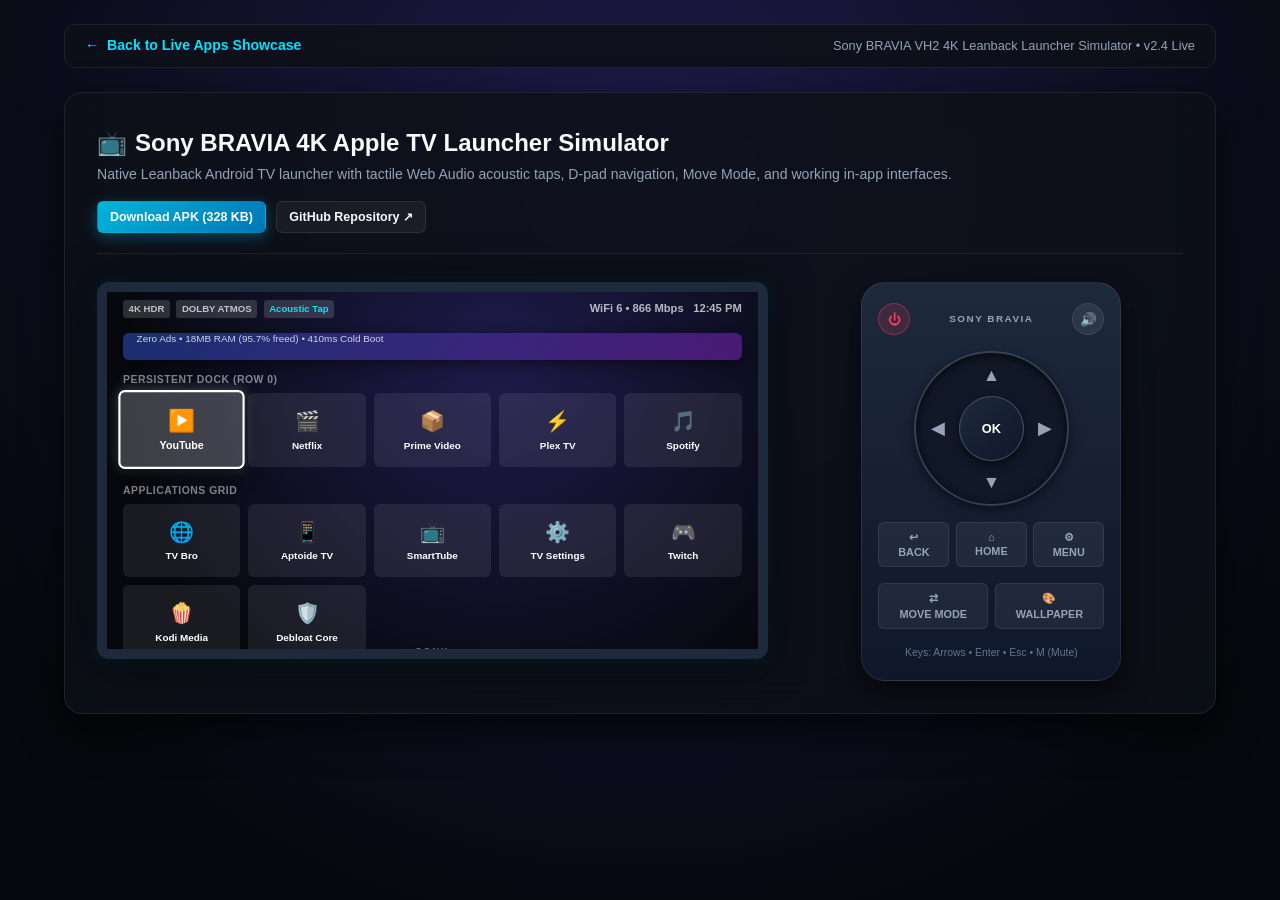
<file: tv-simulator/index.html>
<!DOCTYPE html>
<html lang="en">
<head>
  <meta charset="UTF-8">
  <meta name="viewport" content="width=device-width, initial-scale=1.0">
  <title>Sony BRAVIA 4K Apple TV Launcher & System Simulator</title>
  <meta name="description" content="Interactive browser simulator for Sony BRAVIA 4K Apple TV Minimalist Launcher. Web Audio acoustic taps, D-pad remote navigation, Move Mode, and Control Center.">
  <link rel="icon" href="data:image/svg+xml,<svg xmlns=%22http://www.w3.org/2000/svg%22 viewBox=%220%22 width=%2232%22 height=%2232%22><text y=%2224%22 font-size=%2222%22>📺</text></svg>">
  <link rel="stylesheet" href="../styles.css">
  <style>
    body {
      padding: 1.5rem 0 3rem;
      background: radial-gradient(circle at 50% 20%, #1e1b4b 0%, #06080d 80%);
    }
    .back-nav-bar {
      display: flex;
      justify-content: space-between;
      align-items: center;
      margin-bottom: 1.5rem;
      padding: 0.65rem 1.25rem;
      background: rgba(13, 17, 24, 0.85);
      border: 1px solid var(--border-color);
      border-radius: var(--radius-md);
      backdrop-filter: blur(12px);
    }
  </style>
</head>
<body>
  <div class="container" style="max-width: 1200px;">
    <div class="back-nav-bar">
      <a href="../#tv" style="font-weight: 700; font-size: 0.88rem; display: flex; align-items: center; gap: 0.5rem;">
        <span>←</span> Back to Live Apps Showcase
      </a>
      <div style="font-size: 0.8rem; color: #94a3b8;">
        Sony BRAVIA VH2 4K Leanback Launcher Simulator &bull; v2.4 Live
      </div>
    </div>

    <div id="panel-tv" class="app-view-panel active" style="display: block;">
      <div class="panel-toolbar">
        <div class="panel-title">
          <h2><span>📺</span> Sony BRAVIA 4K Apple TV Launcher Simulator</h2>
          <p>Native Leanback Android TV launcher with tactile Web Audio acoustic taps, D-pad navigation, Move Mode, and working in-app interfaces.</p>
        </div>
        <div class="panel-actions">
          <a href="https://github.com/kshitij-garg/sony-bravia-vh2-debloater/releases/download/v2.4.0/CleanYourTV_v2.4_Aligned.apk" class="btn btn-primary btn-sm">
            Download APK (328 KB)
          </a>
          <a href="https://github.com/kshitij-garg/sony-bravia-vh2-debloater" target="_blank" rel="noopener noreferrer" class="btn btn-secondary btn-sm">
            GitHub Repository ↗
          </a>
        </div>
      </div>

      <div class="tv-simulator-wrapper">
        <!-- 16:9 TV Screen -->
        <div class="tv-bezel">
          <div class="tv-screen" id="tv-screen-box">
            <!-- TV Top Status Bar -->
            <div class="tv-status">
              <div style="display: flex; gap: 0.4rem; align-items: center;">
                <span class="tv-badge">4K HDR</span>
                <span class="tv-badge">DOLBY ATMOS</span>
                <span class="tv-badge" id="tv-sound-badge">Acoustic Tap</span>
              </div>
              <div style="display: flex; gap: 0.6rem; align-items: center;">
                <span>WiFi 6 &bull; 866 Mbps</span>
                <span style="font-weight: 700;">12:45 PM</span>
              </div>
            </div>

            <!-- VIEW 1: MAIN HOME SCREEN -->
            <div id="tv-view-home" class="tv-view active-view">
              <div class="tv-home-banner">
                <div class="tv-banner-tag">FEATURED 4K CINEMATIC</div>
                <div class="tv-banner-title">Sony BRAVIA Minimalist Experience</div>
                <div style="font-size: 0.62rem; color: #cbd5e1; margin-top: 0.15rem;">Zero Ads &bull; 18MB RAM (95.7% freed) &bull; 410ms Cold Boot</div>
              </div>

              <div class="tv-dock-label">Persistent Dock (Row 0)</div>
              <div id="tv-dock-container" class="tv-dock-row"></div>

              <div class="tv-dock-label" style="margin-top: 0.25rem;">Applications Grid</div>
              <div id="tv-grid-container" class="tv-grid-row"></div>
            </div>

            <!-- VIEW 2: YOUTUBE TV SIMULATION -->
            <div id="tv-view-youtube" class="tv-view">
              <div class="sim-app-header">
                <div style="display: flex; align-items: center; gap: 0.5rem; font-weight: 800; font-size: 0.85rem; color: #ff0000;">
                  <span>▶️ YouTube TV</span>
                  <span style="font-size: 0.65rem; color: #94a3b8; font-weight: 500;">4K HDR 60fps</span>
                </div>
                <button class="sim-back-btn">← Back to TV Home</button>
              </div>
              <div class="yt-grid">
                <div class="yt-card">
                  <div class="yt-thumb">🎬</div>
                  <div class="yt-info">
                    <div class="yt-title">Sony 4K OLED Demo - Colors of Nature</div>
                    <div class="yt-meta">Sony BRAVIA &bull; 4K HDR 60fps</div>
                  </div>
                </div>
                <div class="yt-card">
                  <div class="yt-thumb">🌍</div>
                  <div class="yt-info">
                    <div class="yt-title">BBC Planet Earth III - 4K Ultra HD</div>
                    <div class="yt-meta">BBC Earth &bull; Dolby Atmos</div>
                  </div>
                </div>
                <div class="yt-card">
                  <div class="yt-thumb">🌌</div>
                  <div class="yt-info">
                    <div class="yt-title">Interstellar IMAX Soundstage & Visuals</div>
                    <div class="yt-meta">Warner Bros &bull; 4K HDR</div>
                  </div>
                </div>
              </div>
            </div>

            <!-- VIEW 3: TVBRO WEB BROWSER SIMULATION -->
            <div id="tv-view-tvbro" class="tv-view">
              <div class="sim-app-header">
                <div style="display: flex; align-items: center; gap: 0.5rem; font-weight: 800; font-size: 0.85rem; color: #00e5ff;">
                  <span>🌐 TV Bro Web Browser</span>
                </div>
                <button class="sim-back-btn">← Back to TV Home</button>
              </div>
              <div class="browser-url-bar">
                <span>🔒 https://github.com/kshitij-garg/sony-bravia-vh2-debloater</span>
              </div>
              <div class="browser-content">
                <div style="font-weight: 800; font-size: 0.95rem; margin-bottom: 0.25rem;">Sony BRAVIA 4K Debloater & Launcher</div>
                <div style="color: #475569; margin-bottom: 0.5rem;">Native Leanback Framework Implementation &bull; ~328 KB APK</div>
                <div style="background: #f1f5f9; padding: 0.5rem; border-radius: 4px; border: 1px solid #cbd5e1; font-family: var(--font-mono); font-size: 0.65rem;">
                  $ adb shell pm disable-user --user 0 com.google.android.apps.tv.launcherx<br>
                  $ adb shell am start -n com.spocky.projengmenu/.MainActivity<br>
                  [OK] Replaced stock Google TV launcher in 410ms
                </div>
              </div>
            </div>

            <!-- VIEW 4: APTOIDE TV STORE SIMULATION -->
            <div id="tv-view-aptoide" class="tv-view">
              <div class="sim-app-header">
                <div style="display: flex; align-items: center; gap: 0.5rem; font-weight: 800; font-size: 0.85rem; color: #f97316;">
                  <span>📱 Aptoide TV App Store</span>
                </div>
                <button class="sim-back-btn">← Back to TV Home</button>
              </div>
              <div class="store-list">
                <div class="store-item">
                  <div class="store-item-info">
                    <span style="font-size: 1.1rem;">📺</span>
                    <div>
                      <div style="font-size: 0.72rem; font-weight: 700; color: #ffffff;">SmartTube Stable</div>
                      <div style="font-size: 0.6rem; color: #94a3b8;">Ad-free 4K video player with SponsorBlock</div>
                    </div>
                  </div>
                  <button class="install-btn">Install</button>
                </div>
                <div class="store-item">
                  <div class="store-item-info">
                    <span style="font-size: 1.1rem;">🍿</span>
                    <div>
                      <div style="font-size: 0.72rem; font-weight: 700; color: #ffffff;">Kodi Media Center</div>
                      <div style="font-size: 0.6rem; color: #94a3b8;">Home theater media player for NAS & DLNA</div>
                    </div>
                  </div>
                  <button class="install-btn">Install</button>
                </div>
              </div>
            </div>

            <!-- VIEW 5: TV SETTINGS SIMULATION -->
            <div id="tv-view-settings" class="tv-view">
              <div class="sim-app-header">
                <div style="display: flex; align-items: center; gap: 0.5rem; font-weight: 800; font-size: 0.85rem; color: #ffffff;">
                  <span>⚙️ Sony BRAVIA 4K Settings</span>
                </div>
                <button class="sim-back-btn">← Back to TV Home</button>
              </div>
              <div style="display: flex; flex-direction: column; gap: 0.4rem; font-size: 0.72rem;">
                <div style="background: rgba(255,255,255,0.05); padding: 0.5rem; border-radius: 4px; display: flex; justify-content: space-between;">
                  <span>Picture Mode</span>
                  <span style="color: #00e5ff; font-weight: 700;">Custom 4K HDR &bull; Motionflow Smooth</span>
                </div>
                <div style="background: rgba(255,255,255,0.05); padding: 0.5rem; border-radius: 4px; display: flex; justify-content: space-between;">
                  <span>Audio Output</span>
                  <span style="color: #00e5ff; font-weight: 700;">eARC &bull; Dolby Atmos Passthrough</span>
                </div>
              </div>
            </div>

            <!-- VIEW 6: SPOTIFY MUSIC PLAYER -->
            <div id="tv-view-spotify" class="tv-view">
              <div class="sim-app-header">
                <div style="display: flex; align-items: center; gap: 0.5rem; font-weight: 800; font-size: 0.85rem; color: #1db954;">
                  <span>🎵 Spotify for TV</span>
                </div>
                <button class="sim-back-btn">← Back to TV Home</button>
              </div>
              <div style="display: flex; align-items: center; gap: 1rem; padding: 0.75rem; background: rgba(0,0,0,0.5); border-radius: 6px;">
                <div style="width: 50px; height: 50px; background: #10b981; border-radius: 6px; display: flex; align-items: center; justify-content: center; font-size: 1.5rem;">
                  🎼
                </div>
                <div style="flex: 1;">
                  <div style="font-size: 0.82rem; font-weight: 700; color: #ffffff;">Nuvole Bianche</div>
                  <div style="font-size: 0.65rem; color: #94a3b8;">Ludovico Einaudi</div>
                </div>
              </div>
            </div>

            <!-- TV Toast -->
            <div id="tv-toast" style="position: absolute; bottom: 12px; left: 50%; transform: translateX(-50%) translateY(10px); background: rgba(13,17,24,0.95); border: 1px solid #00e5ff; color: #ffffff; padding: 4px 14px; border-radius: 16px; font-size: 0.7rem; font-weight: 600; opacity: 0; transition: all 0.2s ease; pointer-events: none; z-index: 25;">
              Welcome
            </div>

            <!-- Slide-out Control Center Drawer -->
            <div id="tv-cc-drawer" class="tv-cc-drawer">
              <div style="display: flex; justify-content: space-between; align-items: center; border-bottom: 1px solid var(--border-color); padding-bottom: 0.5rem;">
                <span style="font-weight: 800; font-size: 0.85rem;">Control Center</span>
                <button id="cc-close-btn" style="background: none; border: none; color: #ffffff; font-size: 1.1rem; cursor: pointer;">&times;</button>
              </div>

              <div style="background: rgba(255,255,255,0.05); padding: 0.6rem; border-radius: 6px; border: 1px solid var(--border-color); cursor: pointer;" id="cc-sound-toggle">
                <div style="font-size: 0.72rem; font-weight: 700;" id="cc-sound-label">Navigation Sound: Enabled</div>
                <div style="font-size: 0.62rem; color: #94a3b8; margin-top: 0.15rem;">Click to toggle tactile audio</div>
              </div>

              <div style="background: rgba(255,255,255,0.05); padding: 0.6rem; border-radius: 6px; border: 1px solid var(--border-color);">
                <div style="font-size: 0.65rem; color: #94a3b8;">Active RAM Footprint:</div>
                <div style="font-size: 1.1rem; font-weight: 800; color: #10b981; font-family: var(--font-mono);" id="cc-ram-num">18 MB Active</div>
                <button id="cc-btn-ram" class="btn btn-primary btn-sm" style="width: 100%; margin-top: 0.4rem; padding: 0.3rem;">Run RAM Cleaner 🧹</button>
              </div>

              <button id="cc-btn-wallpaper" class="btn btn-secondary btn-sm" style="width: 100%;">
                Cycle Ambient Wallpaper 🎨
              </button>
            </div>
          </div>

          <div class="tv-bezel-brand">SONY</div>
        </div>

        <!-- Virtual Remote Control -->
        <div class="tv-remote">
          <div class="remote-header">
            <button class="remote-power-btn" id="remote-btn-power" title="TV Power">⏻</button>
            <div style="font-size: 0.62rem; font-weight: 800; letter-spacing: 0.15em; color: #94a3b8;">SONY BRAVIA</div>
            <button class="remote-mute-btn" id="remote-btn-mute" title="Mute Sound">🔊</button>
          </div>

          <div class="remote-wheel">
            <button class="wheel-btn wheel-up" id="wheel-up" title="Up">▲</button>
            <button class="wheel-btn wheel-down" id="wheel-down" title="Down">▼</button>
            <button class="wheel-btn wheel-left" id="wheel-left" title="Left">◀</button>
            <button class="wheel-btn wheel-right" id="wheel-right" title="Right">▶</button>
            <button class="wheel-center" id="wheel-center" title="OK / Select">OK</button>
          </div>

          <div class="remote-action-grid">
            <button class="r-btn" id="remote-btn-back">
              <span>↩</span>
              <span>BACK</span>
            </button>
            <button class="r-btn" id="remote-btn-home">
              <span>⌂</span>
              <span>HOME</span>
            </button>
            <button class="r-btn" id="remote-btn-menu">
              <span>⚙</span>
              <span>MENU</span>
            </button>
          </div>

          <div class="remote-action-grid" style="grid-template-columns: 1fr 1fr;">
            <button class="r-btn" id="remote-btn-move" title="Rearrange tiles">
              <span>⇄</span>
              <span>MOVE MODE</span>
            </button>
            <button class="r-btn" id="remote-btn-ambient" onclick="document.getElementById('cc-btn-wallpaper').click()">
              <span>🎨</span>
              <span>WALLPAPER</span>
            </button>
          </div>

          <div style="font-size: 0.65rem; color: #64748b; text-align: center;">
            Keys: Arrows &bull; Enter &bull; Esc &bull; M (Mute)
          </div>
        </div>
      </div>
    </div>
  </div>

  <script src="../app.js"></script>
</body>
</html>
</file>
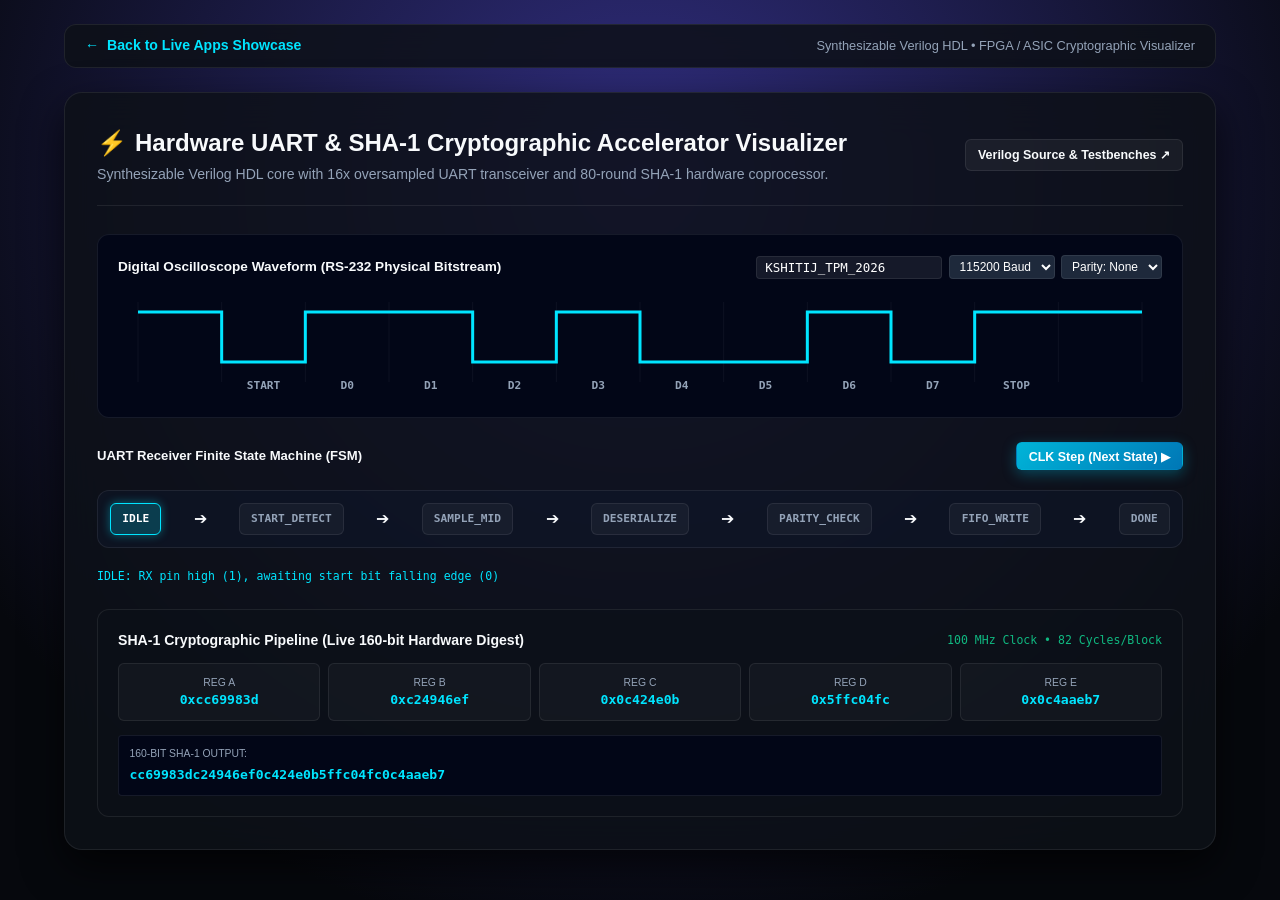
<file: uart-simulator/index.html>
<!DOCTYPE html>
<html lang="en">
<head>
  <meta charset="UTF-8">
  <meta name="viewport" content="width=device-width, initial-scale=1.0">
  <title>Hardware UART & SHA-1 Cryptographic Accelerator Visualizer</title>
  <meta name="description" content="Synthesizable Verilog HDL UART transceiver & 80-round SHA-1 cryptographic hardware accelerator visualizer.">
  <link rel="icon" href="data:image/svg+xml,<svg xmlns=%22http://www.w3.org/2000/svg%22 viewBox=%220%22 width=%2232%22 height=%2232%22><text y=%2224%22 font-size=%2222%22>⚡</text></svg>">
  <link rel="stylesheet" href="../styles.css">
  <style>
    body {
      padding: 1.5rem 0 3rem;
      background: radial-gradient(circle at 50% 20%, #312e81 0%, #06080d 80%);
    }
    .back-nav-bar {
      display: flex;
      justify-content: space-between;
      align-items: center;
      margin-bottom: 1.5rem;
      padding: 0.65rem 1.25rem;
      background: rgba(13, 17, 24, 0.85);
      border: 1px solid var(--border-color);
      border-radius: var(--radius-md);
      backdrop-filter: blur(12px);
    }
  </style>
</head>
<body>
  <div class="container" style="max-width: 1200px;">
    <div class="back-nav-bar">
      <a href="../#uart" style="font-weight: 700; font-size: 0.88rem; display: flex; align-items: center; gap: 0.5rem;">
        <span>←</span> Back to Live Apps Showcase
      </a>
      <div style="font-size: 0.8rem; color: #94a3b8;">
        Synthesizable Verilog HDL &bull; FPGA / ASIC Cryptographic Visualizer
      </div>
    </div>

    <div id="panel-uart" class="app-view-panel active" style="display: block;">
      <div class="panel-toolbar">
        <div class="panel-title">
          <h2><span>⚡</span> Hardware UART & SHA-1 Cryptographic Accelerator Visualizer</h2>
          <p>Synthesizable Verilog HDL core with 16x oversampled UART transceiver and 80-round SHA-1 hardware coprocessor.</p>
        </div>
        <div class="panel-actions">
          <a href="https://github.com/kshitij-garg/UART-Verilog" target="_blank" rel="noopener noreferrer" class="btn btn-secondary btn-sm">
            Verilog Source & Testbenches ↗
          </a>
        </div>
      </div>

      <div class="uart-oscilloscope-card">
        <div style="display: flex; justify-content: space-between; align-items: center; margin-bottom: 0.5rem; flex-wrap: wrap; gap: 0.5rem;">
          <span style="font-weight: 700; font-size: 0.85rem;">Digital Oscilloscope Waveform (RS-232 Physical Bitstream)</span>
          <div style="display: flex; gap: 0.4rem; align-items: center;">
            <input type="text" id="uart-text-input" value="KSHITIJ_TPM_2026" style="background: rgba(255,255,255,0.08); border: 1px solid var(--border-color); color: #ffffff; padding: 3px 8px; border-radius: 4px; font-family: var(--font-mono); font-size: 0.78rem;">
            <select id="uart-baud" style="background: #1e293b; color: #ffffff; border: 1px solid var(--border-color); padding: 3px 6px; border-radius: 4px; font-size: 0.75rem;">
              <option value="9600">9600 Baud</option>
              <option value="115200" selected>115200 Baud</option>
              <option value="921600">921600 Baud</option>
            </select>
            <select id="uart-parity" style="background: #1e293b; color: #ffffff; border: 1px solid var(--border-color); padding: 3px 6px; border-radius: 4px; font-size: 0.75rem;">
              <option value="None" selected>Parity: None</option>
              <option value="Even">Parity: Even</option>
              <option value="Odd">Parity: Odd</option>
            </select>
          </div>
        </div>

        <canvas id="uart-canvas" class="uart-wave-canvas"></canvas>
      </div>

      <!-- FSM Tracker -->
      <div style="display: flex; justify-content: space-between; align-items: center;">
        <span style="font-weight: 700; font-size: 0.82rem;">UART Receiver Finite State Machine (FSM)</span>
        <button id="btn-fsm-step" class="btn btn-primary btn-sm">CLK Step (Next State) ▶</button>
      </div>

      <div class="fsm-pipeline-bar">
        <div class="fsm-step-pill active">IDLE</div>
        <span>➔</span>
        <div class="fsm-step-pill">START_DETECT</div>
        <span>➔</span>
        <div class="fsm-step-pill">SAMPLE_MID</div>
        <span>➔</span>
        <div class="fsm-step-pill">DESERIALIZE</div>
        <span>➔</span>
        <div class="fsm-step-pill">PARITY_CHECK</div>
        <span>➔</span>
        <div class="fsm-step-pill">FIFO_WRITE</div>
        <span>➔</span>
        <div class="fsm-step-pill">DONE</div>
      </div>
      <div id="fsm-desc" style="font-family: var(--font-mono); font-size: 0.72rem; color: #00e5ff; margin-bottom: 1.5rem;">
        IDLE: RX line high, waiting for start bit
      </div>

      <!-- SHA-1 Pipeline Output -->
      <div style="background: rgba(13,17,24,0.6); border: 1px solid var(--border-color); border-radius: var(--radius-md); padding: 1.25rem;">
        <div style="display: flex; justify-content: space-between; align-items: center;">
          <span style="font-weight: 700; font-size: 0.88rem;">SHA-1 Cryptographic Pipeline (Live 160-bit Hardware Digest)</span>
          <span style="font-size: 0.72rem; color: #10b981; font-family: var(--font-mono);">100 MHz Clock &bull; 82 Cycles/Block</span>
        </div>

        <div class="sha-grid-five">
          <div class="sha-cell">
            <div style="font-size: 0.65rem; color: #94a3b8;">REG A</div>
            <div id="sha-reg-a" style="color: #00e5ff; font-family: var(--font-mono); font-weight: 700; font-size: 0.82rem;">0x67452301</div>
          </div>
          <div class="sha-cell">
            <div style="font-size: 0.65rem; color: #94a3b8;">REG B</div>
            <div id="sha-reg-b" style="color: #00e5ff; font-family: var(--font-mono); font-weight: 700; font-size: 0.82rem;">0xefcdab89</div>
          </div>
          <div class="sha-cell">
            <div style="font-size: 0.65rem; color: #94a3b8;">REG C</div>
            <div id="sha-reg-c" style="color: #00e5ff; font-family: var(--font-mono); font-weight: 700; font-size: 0.82rem;">0x98badcfe</div>
          </div>
          <div class="sha-cell">
            <div style="font-size: 0.65rem; color: #94a3b8;">REG D</div>
            <div id="sha-reg-d" style="color: #00e5ff; font-family: var(--font-mono); font-weight: 700; font-size: 0.82rem;">0x10325476</div>
          </div>
          <div class="sha-cell">
            <div style="font-size: 0.65rem; color: #94a3b8;">REG E</div>
            <div id="sha-reg-e" style="color: #00e5ff; font-family: var(--font-mono); font-weight: 700; font-size: 0.82rem;">0xc3d2e1f0</div>
          </div>
        </div>

        <div style="margin-top: 0.85rem; padding: 0.65rem; background: #020617; border-radius: 4px; border: 1px solid var(--border-color);">
          <div style="font-size: 0.65rem; color: #94a3b8; text-transform: uppercase;">160-bit SHA-1 Output:</div>
          <div id="sha-digest-hex" style="font-family: var(--font-mono); font-size: 0.82rem; color: #00e5ff; font-weight: 700; word-break: break-all; margin-top: 0.2rem;">
            Computing...
          </div>
        </div>
      </div>
    </div>
  </div>

  <script src="../app.js"></script>
</body>
</html>
</file>
<file: styles.css>
/* ==========================================================================
   LIVE APPLICATIONS & INTERACTIVE SYSTEMS HUB
   Zero personal profile bloat - 100% focused on working applications & demos
   ========================================================================== */

:root {
  --bg-main: #06080d;
  --bg-card: rgba(13, 17, 24, 0.85);
  --bg-card-hover: rgba(22, 29, 41, 0.95);
  --bg-glass: rgba(15, 23, 42, 0.65);
  --border-color: rgba(255, 255, 255, 0.08);
  --border-hover: rgba(0, 229, 255, 0.4);
  --border-focus: #00e5ff;
  
  --accent-cyan: #00e5ff;
  --accent-blue: #3b82f6;
  --accent-indigo: #6366f1;
  --accent-emerald: #10b981;
  --accent-amber: #f59e0b;
  --accent-rose: #f43f5e;
  
  --text-main: #f8fafc;
  --text-muted: #94a3b8;
  --text-dim: #64748b;
  
  --font-sans: -apple-system, BlinkMacSystemFont, "Segoe UI", Roboto, Inter, Helvetica, Arial, sans-serif;
  --font-mono: "JetBrains Mono", Consolas, "SF Mono", monospace;
  
  --shadow-lg: 0 16px 40px rgba(0, 0, 0, 0.7);
  --radius-sm: 6px;
  --radius-md: 12px;
  --radius-lg: 18px;
  --radius-full: 9999px;
  
  --transition: 200ms cubic-bezier(0.4, 0, 0.2, 1);
}

*, *::before, *::after {
  box-sizing: border-box;
  margin: 0;
  padding: 0;
}

html {
  scroll-behavior: smooth;
  font-family: var(--font-sans);
  background-color: var(--bg-main);
  color: var(--text-main);
  line-height: 1.5;
  -webkit-font-smoothing: antialiased;
}

body {
  min-height: 100vh;
  overflow-x: hidden;
  background: 
    radial-gradient(circle at 10% 15%, rgba(0, 229, 255, 0.06) 0%, transparent 40%),
    radial-gradient(circle at 90% 40%, rgba(99, 102, 241, 0.06) 0%, transparent 45%),
    radial-gradient(circle at 50% 80%, rgba(16, 185, 129, 0.05) 0%, transparent 40%),
    var(--bg-main);
}

a {
  color: var(--accent-cyan);
  text-decoration: none;
  transition: color var(--transition);
}

a:hover {
  color: #7dd3fc;
}

.container {
  width: 100%;
  max-width: 1360px;
  margin: 0 auto;
  padding: 0 1.5rem;
}

/* ==========================================================================
   PORTAL HEADER
   ========================================================================== */
.portal-header {
  position: sticky;
  top: 0;
  z-index: 1000;
  backdrop-filter: blur(20px);
  -webkit-backdrop-filter: blur(20px);
  background: rgba(6, 8, 13, 0.88);
  border-bottom: 1px solid var(--border-color);
}

.header-inner {
  display: flex;
  align-items: center;
  justify-content: space-between;
  height: 4.25rem;
}

.brand-title {
  display: flex;
  align-items: center;
  gap: 0.75rem;
  font-size: 1.15rem;
  font-weight: 800;
  color: #ffffff;
}

.brand-icon {
  width: 34px;
  height: 34px;
  border-radius: var(--radius-sm);
  background: linear-gradient(135deg, #00e5ff, #3b82f6);
  display: flex;
  align-items: center;
  justify-content: center;
  font-size: 1.1rem;
  box-shadow: 0 0 12px rgba(0, 229, 255, 0.4);
}

.brand-badge {
  font-size: 0.7rem;
  font-weight: 600;
  padding: 0.2rem 0.6rem;
  border-radius: var(--radius-full);
  background: rgba(0, 229, 255, 0.1);
  border: 1px solid rgba(0, 229, 255, 0.25);
  color: var(--accent-cyan);
}

.header-links {
  display: flex;
  align-items: center;
  gap: 1rem;
}

.btn {
  display: inline-flex;
  align-items: center;
  justify-content: center;
  gap: 0.45rem;
  font-size: 0.84rem;
  font-weight: 600;
  padding: 0.5rem 1rem;
  border-radius: var(--radius-md);
  cursor: pointer;
  transition: all var(--transition);
  border: 1px solid transparent;
  white-space: nowrap;
}

.btn-primary {
  background: linear-gradient(135deg, #00b4d8, #0077b6);
  color: #ffffff;
  box-shadow: 0 4px 14px rgba(0, 180, 216, 0.35);
}

.btn-primary:hover {
  background: linear-gradient(135deg, #00e5ff, #0096c7);
  color: #000000;
  font-weight: 700;
  box-shadow: 0 6px 20px rgba(0, 229, 255, 0.5);
  transform: translateY(-1px);
}

.btn-secondary {
  background: rgba(255, 255, 255, 0.05);
  color: var(--text-main);
  border-color: var(--border-color);
}

.btn-secondary:hover {
  background: rgba(255, 255, 255, 0.1);
  border-color: var(--border-hover);
  color: #ffffff;
  transform: translateY(-1px);
}

.btn-sm {
  padding: 0.35rem 0.75rem;
  font-size: 0.78rem;
  border-radius: var(--radius-sm);
}

/* ==========================================================================
   APP SWITCHER NAVIGATION TABS
   ========================================================================== */
.hero-hub-bar {
  padding: 2rem 0 1.5rem;
  text-align: center;
}

.hub-title {
  font-size: 2.25rem;
  font-weight: 800;
  letter-spacing: -0.025em;
  background: linear-gradient(135deg, #ffffff 40%, #94a3b8 100%);
  -webkit-background-clip: text;
  -webkit-text-fill-color: transparent;
  margin-bottom: 0.5rem;
}

.hub-subtitle {
  font-size: 1rem;
  color: var(--text-muted);
  max-width: 680px;
  margin: 0 auto 1.75rem;
}

.app-selector-grid {
  display: grid;
  grid-template-columns: repeat(4, 1fr);
  gap: 1rem;
  margin-bottom: 2rem;
}

.app-card-btn {
  background: var(--bg-card);
  border: 1px solid var(--border-color);
  border-radius: var(--radius-md);
  padding: 1.15rem 1rem;
  display: flex;
  flex-direction: column;
  align-items: flex-start;
  gap: 0.4rem;
  cursor: pointer;
  transition: all var(--transition);
  text-align: left;
  backdrop-filter: blur(12px);
  position: relative;
  overflow: hidden;
}

.app-card-btn::before {
  content: "";
  position: absolute;
  top: 0;
  left: 0;
  right: 0;
  height: 2px;
  background: transparent;
  transition: background var(--transition);
}

.app-card-btn:hover {
  background: var(--bg-card-hover);
  border-color: var(--border-hover);
  transform: translateY(-2px);
}

.app-card-btn.active {
  background: rgba(0, 229, 255, 0.08);
  border-color: var(--accent-cyan);
  box-shadow: 0 0 20px rgba(0, 229, 255, 0.18);
}

.app-card-btn.active::before {
  background: var(--accent-cyan);
}

.app-card-head {
  display: flex;
  align-items: center;
  justify-content: space-between;
  width: 100%;
}

.app-card-icon {
  font-size: 1.5rem;
}

.app-card-badge {
  font-size: 0.65rem;
  font-weight: 700;
  padding: 0.15rem 0.45rem;
  border-radius: 4px;
  background: rgba(255, 255, 255, 0.08);
  color: var(--text-muted);
  font-family: var(--font-mono);
}

.app-card-btn.active .app-card-badge {
  background: var(--accent-cyan);
  color: #000000;
}

.app-card-name {
  font-size: 0.95rem;
  font-weight: 700;
  color: #ffffff;
}

.app-card-desc {
  font-size: 0.75rem;
  color: var(--text-muted);
  line-height: 1.35;
}

/* ==========================================================================
   APP DISPLAY PANELS
   ========================================================================== */
.app-display-container {
  margin-bottom: 4rem;
}

.app-view-panel {
  display: none;
  background: var(--bg-card);
  border: 1px solid var(--border-color);
  border-radius: var(--radius-lg);
  padding: 2rem;
  box-shadow: var(--shadow-lg);
  backdrop-filter: blur(20px);
}

.app-view-panel.active {
  display: block;
  animation: panelFade 0.25s ease-out;
}

@keyframes panelFade {
  from { opacity: 0; transform: translateY(6px); }
  to { opacity: 1; transform: translateY(0); }
}

.panel-toolbar {
  display: flex;
  justify-content: space-between;
  align-items: center;
  border-bottom: 1px solid var(--border-color);
  padding-bottom: 1.25rem;
  margin-bottom: 1.75rem;
  flex-wrap: wrap;
  gap: 1rem;
}

.panel-title h2 {
  font-size: 1.5rem;
  font-weight: 800;
  display: flex;
  align-items: center;
  gap: 0.5rem;
}

.panel-title p {
  font-size: 0.88rem;
  color: var(--text-muted);
  margin-top: 0.2rem;
}

.panel-actions {
  display: flex;
  align-items: center;
  gap: 0.65rem;
  flex-wrap: wrap;
}

/* ==========================================================================
   APP 1: SONY BRAVIA 4K APPLE TV LAUNCHER SIMULATOR
   ========================================================================== */
.tv-simulator-wrapper {
  display: grid;
  grid-template-columns: 1.75fr 1fr;
  gap: 2rem;
  align-items: start;
}

.tv-bezel {
  position: relative;
  background: #000000;
  border: 10px solid #1e293b;
  border-radius: var(--radius-md);
  box-shadow: 0 0 40px rgba(0, 0, 0, 0.9), 0 0 20px rgba(0, 229, 255, 0.15);
  overflow: hidden;
  aspect-ratio: 16 / 9;
  display: flex;
  flex-direction: column;
}

.tv-bezel-brand {
  position: absolute;
  bottom: -9px;
  left: 50%;
  transform: translateX(-50%);
  font-size: 0.55rem;
  font-weight: 800;
  letter-spacing: 0.25em;
  color: #64748b;
  z-index: 10;
  pointer-events: none;
}

.tv-screen {
  position: relative;
  width: 100%;
  height: 100%;
  background: radial-gradient(circle at 60% 20%, #1e1b4b 0%, #06080d 80%);
  display: flex;
  flex-direction: column;
  overflow: hidden;
  user-select: none;
  transition: background 0.5s ease;
}

/* TV Status Header */
.tv-status {
  display: flex;
  justify-content: space-between;
  align-items: center;
  padding: 0.5rem 1rem 0.25rem;
  font-size: 0.7rem;
  font-weight: 600;
  color: rgba(255, 255, 255, 0.7);
  z-index: 5;
}

.tv-badge {
  background: rgba(255, 255, 255, 0.15);
  padding: 0.1rem 0.35rem;
  border-radius: 3px;
  font-size: 0.6rem;
  font-weight: 700;
}

/* TV Dynamic Views (Home, YouTube, Browser, Store, Settings) */
.tv-view {
  position: absolute;
  top: 1.8rem;
  left: 0;
  right: 0;
  bottom: 0;
  display: none;
  flex-direction: column;
  padding: 0.75rem 1rem 1rem;
  overflow-y: auto;
}

.tv-view.active-view {
  display: flex;
  animation: tvViewIn 0.2s ease-out;
}

@keyframes tvViewIn {
  from { opacity: 0; transform: scale(0.98); }
  to { opacity: 1; transform: scale(1); }
}

/* Home Screen Banner */
.tv-home-banner {
  height: 38%;
  border-radius: var(--radius-sm);
  background: linear-gradient(135deg, rgba(30, 58, 138, 0.8), rgba(88, 28, 135, 0.8));
  display: flex;
  flex-direction: column;
  justify-content: flex-end;
  padding: 0.85rem;
  position: relative;
  overflow: hidden;
  margin-bottom: 0.75rem;
  box-shadow: 0 4px 15px rgba(0, 0, 0, 0.5);
}

.tv-banner-tag {
  font-size: 0.58rem;
  font-weight: 700;
  color: var(--accent-cyan);
  text-transform: uppercase;
  letter-spacing: 0.08em;
}

.tv-banner-title {
  font-size: 1.1rem;
  font-weight: 800;
  color: #ffffff;
}

/* Dock Row */
.tv-dock-label {
  font-size: 0.65rem;
  font-weight: 700;
  color: rgba(255, 255, 255, 0.5);
  text-transform: uppercase;
  letter-spacing: 0.05em;
  margin-bottom: 0.35rem;
}

.tv-dock-row {
  display: grid;
  grid-template-columns: repeat(5, 1fr);
  gap: 0.5rem;
  margin-bottom: 0.75rem;
}

/* Main Grid */
.tv-grid-row {
  display: grid;
  grid-template-columns: repeat(5, 1fr);
  gap: 0.5rem;
}

.tv-tile {
  background: rgba(255, 255, 255, 0.08);
  border: 2px solid transparent;
  border-radius: 6px;
  aspect-ratio: 16 / 10;
  display: flex;
  flex-direction: column;
  align-items: center;
  justify-content: center;
  gap: 0.15rem;
  cursor: pointer;
  transition: all 0.15s cubic-bezier(0.2, 0.8, 0.2, 1);
  position: relative;
}

.tv-tile:hover, .tv-tile.focused {
  background: rgba(255, 255, 255, 0.22);
  border-color: #ffffff;
  transform: scale(1.08);
  box-shadow: 0 6px 16px rgba(0, 0, 0, 0.7), 0 0 12px rgba(255, 255, 255, 0.3);
  z-index: 4;
}

.tv-tile.moving {
  border-color: var(--accent-cyan) !important;
  box-shadow: 0 0 15px rgba(0, 229, 255, 0.8) !important;
  animation: tileJiggle 0.3s infinite ease-in-out alternate;
}

@keyframes tileJiggle {
  0% { transform: scale(1.08) rotate(-1.5deg); }
  100% { transform: scale(1.08) rotate(1.5deg); }
}

.tv-tile-icon {
  font-size: 1.25rem;
}

.tv-tile-name {
  font-size: 0.62rem;
  font-weight: 600;
  color: #ffffff;
  white-space: nowrap;
  overflow: hidden;
  text-overflow: ellipsis;
  max-width: 90%;
}

/* Simulated Inside-App Views */
.sim-app-header {
  display: flex;
  justify-content: space-between;
  align-items: center;
  padding-bottom: 0.5rem;
  border-bottom: 1px solid rgba(255, 255, 255, 0.1);
  margin-bottom: 0.75rem;
}

.sim-back-btn {
  background: rgba(255, 255, 255, 0.12);
  border: 1px solid rgba(255, 255, 255, 0.2);
  color: #ffffff;
  padding: 0.25rem 0.6rem;
  border-radius: 4px;
  font-size: 0.7rem;
  font-weight: 600;
  cursor: pointer;
  display: flex;
  align-items: center;
  gap: 0.3rem;
}

.sim-back-btn:hover {
  background: var(--accent-cyan);
  color: #000000;
}

/* YouTube Simulator View */
.yt-grid {
  display: grid;
  grid-template-columns: repeat(3, 1fr);
  gap: 0.65rem;
}

.yt-card {
  background: rgba(0, 0, 0, 0.5);
  border: 1px solid rgba(255, 255, 255, 0.1);
  border-radius: 6px;
  overflow: hidden;
  cursor: pointer;
  transition: transform 0.15s ease;
}

.yt-card:hover {
  transform: scale(1.03);
  border-color: #ff0000;
}

.yt-thumb {
  height: 65px;
  background: linear-gradient(135deg, #1e293b, #0f172a);
  display: flex;
  align-items: center;
  justify-content: center;
  font-size: 1.2rem;
}

.yt-info {
  padding: 0.4rem;
}

.yt-title {
  font-size: 0.65rem;
  font-weight: 700;
  color: #ffffff;
  white-space: nowrap;
  overflow: hidden;
  text-overflow: ellipsis;
}

.yt-meta {
  font-size: 0.55rem;
  color: var(--text-muted);
}

/* TVBro Browser View */
.browser-url-bar {
  display: flex;
  gap: 0.4rem;
  background: rgba(0, 0, 0, 0.6);
  padding: 0.35rem 0.65rem;
  border-radius: 4px;
  border: 1px solid rgba(255, 255, 255, 0.15);
  font-size: 0.68rem;
  font-family: var(--font-mono);
  color: var(--accent-cyan);
  margin-bottom: 0.5rem;
}

.browser-content {
  flex: 1;
  background: #ffffff;
  color: #000000;
  border-radius: 4px;
  padding: 0.75rem;
  font-size: 0.72rem;
  overflow-y: auto;
}

/* Aptoide TV Store View */
.store-list {
  display: flex;
  flex-direction: column;
  gap: 0.5rem;
}

.store-item {
  display: flex;
  align-items: center;
  justify-content: space-between;
  background: rgba(255, 255, 255, 0.05);
  padding: 0.5rem 0.75rem;
  border-radius: 6px;
  border: 1px solid rgba(255, 255, 255, 0.08);
}

.store-item-info {
  display: flex;
  align-items: center;
  gap: 0.5rem;
}

.install-btn {
  background: #10b981;
  color: #ffffff;
  border: none;
  padding: 0.25rem 0.65rem;
  border-radius: 4px;
  font-size: 0.65rem;
  font-weight: 700;
  cursor: pointer;
}

.install-btn.installed {
  background: rgba(255, 255, 255, 0.15);
  color: var(--text-muted);
}

/* Slide-out TV Control Center */
.tv-cc-drawer {
  position: absolute;
  top: 0;
  right: -280px;
  width: 250px;
  height: 100%;
  background: rgba(13, 17, 24, 0.92);
  backdrop-filter: blur(24px);
  -webkit-backdrop-filter: blur(24px);
  border-left: 1px solid var(--border-color);
  padding: 1rem;
  z-index: 20;
  transition: right 0.3s cubic-bezier(0.16, 1, 0.3, 1);
  display: flex;
  flex-direction: column;
  gap: 0.85rem;
}

.tv-cc-drawer.open {
  right: 0;
  box-shadow: -10px 0 30px rgba(0, 0, 0, 0.9);
}

/* TV Remote Control */
.tv-remote {
  background: linear-gradient(180deg, #1e293b 0%, #0f172a 100%);
  border: 1px solid var(--border-color);
  border-radius: 24px;
  padding: 1.25rem 1rem;
  display: flex;
  flex-direction: column;
  align-items: center;
  gap: 1rem;
  box-shadow: 0 12px 30px rgba(0, 0, 0, 0.6);
  width: 100%;
  max-width: 260px;
  margin: 0 auto;
}

.remote-header {
  display: flex;
  justify-content: space-between;
  align-items: center;
  width: 100%;
}

.remote-power-btn {
  width: 32px;
  height: 32px;
  border-radius: 50%;
  background: rgba(244, 63, 94, 0.15);
  border: 1px solid rgba(244, 63, 94, 0.4);
  color: var(--accent-rose);
  cursor: pointer;
  display: flex;
  align-items: center;
  justify-content: center;
}

.remote-mute-btn {
  width: 32px;
  height: 32px;
  border-radius: 50%;
  background: rgba(255, 255, 255, 0.08);
  border: 1px solid var(--border-color);
  color: var(--text-main);
  cursor: pointer;
  display: flex;
  align-items: center;
  justify-content: center;
}

.remote-mute-btn.muted {
  background: rgba(244, 63, 94, 0.25);
  border-color: var(--accent-rose);
  color: var(--accent-rose);
}

/* D-Pad Wheel */
.remote-wheel {
  position: relative;
  width: 155px;
  height: 155px;
  background: #111827;
  border-radius: 50%;
  border: 2px solid #334155;
  box-shadow: inset 0 2px 8px rgba(0, 0, 0, 0.8), 0 4px 12px rgba(0, 0, 0, 0.5);
  display: flex;
  align-items: center;
  justify-content: center;
}

.wheel-btn {
  position: absolute;
  background: transparent;
  border: none;
  color: #94a3b8;
  cursor: pointer;
  font-size: 1.1rem;
  transition: color 0.1s ease;
}

.wheel-btn:hover { color: #ffffff; }
.wheel-btn:active { transform: scale(0.9); }

.wheel-up { top: 6px; left: 50%; transform: translateX(-50%); width: 40px; height: 32px; }
.wheel-down { bottom: 6px; left: 50%; transform: translateX(-50%); width: 40px; height: 32px; }
.wheel-left { left: 6px; top: 50%; transform: translateY(-50%); width: 32px; height: 40px; }
.wheel-right { right: 6px; top: 50%; transform: translateY(-50%); width: 32px; height: 40px; }

.wheel-center {
  width: 65px;
  height: 65px;
  border-radius: 50%;
  background: linear-gradient(135deg, #1e293b, #0f172a);
  border: 1px solid #475569;
  color: #ffffff;
  font-size: 0.8rem;
  font-weight: 800;
  display: flex;
  align-items: center;
  justify-content: center;
  cursor: pointer;
  box-shadow: 0 4px 10px rgba(0, 0, 0, 0.6);
}

.wheel-center:hover {
  border-color: var(--accent-cyan);
}

.remote-action-grid {
  display: grid;
  grid-template-columns: repeat(3, 1fr);
  gap: 0.4rem;
  width: 100%;
}

.r-btn {
  padding: 0.5rem 0.25rem;
  background: rgba(255, 255, 255, 0.06);
  border: 1px solid var(--border-color);
  border-radius: var(--radius-sm);
  color: var(--text-muted);
  font-size: 0.68rem;
  font-weight: 700;
  display: flex;
  flex-direction: column;
  align-items: center;
  gap: 0.15rem;
  cursor: pointer;
  transition: all 0.15s ease;
}

.r-btn:hover {
  background: rgba(255, 255, 255, 0.15);
  color: #ffffff;
}

.r-btn.active {
  background: rgba(0, 229, 255, 0.15);
  border-color: var(--accent-cyan);
  color: var(--accent-cyan);
}

/* ==========================================================================
   APP 2: QUANTREBALANCE
   ========================================================================== */
.quant-view-grid {
  display: grid;
  grid-template-columns: 1.2fr 0.8fr;
  gap: 2rem;
}

.quant-sliders-box {
  background: rgba(13, 17, 24, 0.6);
  border: 1px solid var(--border-color);
  border-radius: var(--radius-md);
  padding: 1.5rem;
}

.quant-preset-chips {
  display: flex;
  gap: 0.4rem;
  margin-bottom: 1.25rem;
  flex-wrap: wrap;
}

.preset-chip {
  padding: 0.35rem 0.75rem;
  background: rgba(255, 255, 255, 0.05);
  border: 1px solid var(--border-color);
  border-radius: var(--radius-full);
  font-size: 0.75rem;
  font-weight: 600;
  color: var(--text-muted);
  cursor: pointer;
  transition: all var(--transition);
}

.preset-chip:hover {
  background: rgba(255, 255, 255, 0.1);
  color: #ffffff;
}

.preset-chip.active {
  background: rgba(0, 229, 255, 0.15);
  border-color: var(--accent-cyan);
  color: var(--accent-cyan);
}

.slider-group {
  display: flex;
  flex-direction: column;
  gap: 0.25rem;
  margin-bottom: 0.9rem;
}

.slider-label-row {
  display: flex;
  justify-content: space-between;
  font-size: 0.82rem;
  font-weight: 600;
}

.range-input {
  width: 100%;
  height: 6px;
  background: #334155;
  border-radius: 3px;
  outline: none;
  -webkit-appearance: none;
}

.range-input::-webkit-slider-thumb {
  -webkit-appearance: none;
  width: 16px;
  height: 16px;
  border-radius: 50%;
  background: var(--accent-cyan);
  cursor: pointer;
  box-shadow: 0 0 6px var(--accent-cyan);
}

.quant-chart-box {
  background: rgba(13, 17, 24, 0.6);
  border: 1px solid var(--border-color);
  border-radius: var(--radius-md);
  padding: 1.5rem;
  display: flex;
  flex-direction: column;
  gap: 1.25rem;
}

.chart-area {
  position: relative;
  width: 100%;
  height: 200px;
}

.quant-stats-grid {
  display: grid;
  grid-template-columns: 1fr 1fr;
  gap: 0.75rem;
}

.quant-stat-cell {
  background: rgba(255, 255, 255, 0.03);
  border: 1px solid var(--border-color);
  border-radius: var(--radius-sm);
  padding: 0.75rem;
}

.stat-cell-val {
  font-size: 1.35rem;
  font-weight: 800;
  font-family: var(--font-mono);
}

.stat-cell-lbl {
  font-size: 0.7rem;
  color: var(--text-muted);
  text-transform: uppercase;
  margin-top: 0.15rem;
}

/* ==========================================================================
   APP 3: MONITORIAN 2.0
   ========================================================================== */
.monitors-visual-strip {
  display: flex;
  gap: 1.25rem;
  justify-content: center;
  align-items: flex-end;
  background: #020617;
  border: 1px solid var(--border-color);
  border-radius: var(--radius-md);
  padding: 1.5rem;
  margin-bottom: 1.5rem;
  overflow-x: auto;
}

.mon-hardware-unit {
  display: flex;
  flex-direction: column;
  align-items: center;
}

.mon-screen-frame {
  background: #0f172a;
  border: 5px solid #1e293b;
  border-radius: 4px;
  overflow: hidden;
  position: relative;
  box-shadow: 0 4px 15px rgba(0, 0, 0, 0.8);
  transition: all 0.2s ease;
}

.mon-screen-large { width: 230px; height: 140px; }
.mon-screen-portrait { width: 105px; height: 160px; }
.mon-screen-medium { width: 195px; height: 125px; }

.mon-screen-content {
  width: 100%;
  height: 100%;
  padding: 0.5rem;
  display: flex;
  flex-direction: column;
  justify-content: space-between;
  font-size: 0.62rem;
  color: #ffffff;
  transition: filter 0.15s ease;
}

.mon-stand-pole { width: 34px; height: 20px; background: #334155; }
.mon-stand-foot { width: 70px; height: 6px; background: #475569; border-radius: 3px; }

.monitorian-term {
  background: #020617;
  border: 1px solid var(--border-color);
  border-radius: var(--radius-md);
  padding: 1rem;
  font-family: var(--font-mono);
  font-size: 0.78rem;
  height: 180px;
  display: flex;
  flex-direction: column;
}

.term-scroll {
  flex: 1;
  overflow-y: auto;
  display: flex;
  flex-direction: column;
  gap: 0.25rem;
}

.term-input-line {
  display: flex;
  align-items: center;
  gap: 0.4rem;
  border-top: 1px solid rgba(255, 255, 255, 0.1);
  padding-top: 0.4rem;
  margin-top: 0.4rem;
}

.term-input-line input {
  flex: 1;
  background: transparent;
  border: none;
  outline: none;
  color: #ffffff;
  font-family: var(--font-mono);
  font-size: 0.78rem;
}

/* ==========================================================================
   APP 4: HARDWARE UART & SHA-1
   ========================================================================== */
.uart-oscilloscope-card {
  background: #020617;
  border: 1px solid var(--border-color);
  border-radius: var(--radius-md);
  padding: 1.25rem;
  margin-bottom: 1.5rem;
}

.uart-wave-canvas {
  width: 100%;
  height: 110px;
  display: block;
}

.fsm-pipeline-bar {
  display: flex;
  justify-content: space-between;
  align-items: center;
  padding: 0.75rem;
  background: rgba(15, 23, 42, 0.5);
  border: 1px solid var(--border-color);
  border-radius: var(--radius-md);
  overflow-x: auto;
  gap: 0.4rem;
  margin: 1.25rem 0;
}

.fsm-step-pill {
  padding: 0.4rem 0.7rem;
  background: rgba(255, 255, 255, 0.04);
  border: 1px solid var(--border-color);
  border-radius: var(--radius-sm);
  font-family: var(--font-mono);
  font-size: 0.7rem;
  font-weight: 700;
  color: var(--text-muted);
  white-space: nowrap;
}

.fsm-step-pill.active {
  background: rgba(0, 229, 255, 0.2);
  border-color: var(--accent-cyan);
  color: #ffffff;
  box-shadow: 0 0 10px rgba(0, 229, 255, 0.4);
}

.sha-grid-five {
  display: grid;
  grid-template-columns: repeat(5, 1fr);
  gap: 0.5rem;
  margin-top: 0.75rem;
}

.sha-cell {
  background: rgba(255, 255, 255, 0.03);
  border: 1px solid var(--border-color);
  border-radius: var(--radius-sm);
  padding: 0.65rem;
  text-align: center;
}

/* Footer */
.portal-footer {
  border-top: 1px solid var(--border-color);
  padding: 2.5rem 0;
  color: var(--text-dim);
  font-size: 0.8rem;
  text-align: center;
}

/* Responsive */
@media (max-width: 1024px) {
  .app-selector-grid { grid-template-columns: repeat(2, 1fr); }
  .tv-simulator-wrapper { grid-template-columns: 1fr; }
  .quant-view-grid { grid-template-columns: 1fr; }
}

@media (max-width: 640px) {
  .app-selector-grid { grid-template-columns: 1fr; }
  .tv-dock-row, .tv-grid-row { grid-template-columns: repeat(3, 1fr); }
  .yt-grid { grid-template-columns: 1fr; }
  .sha-grid-five { grid-template-columns: 1fr; }
}
</file>
